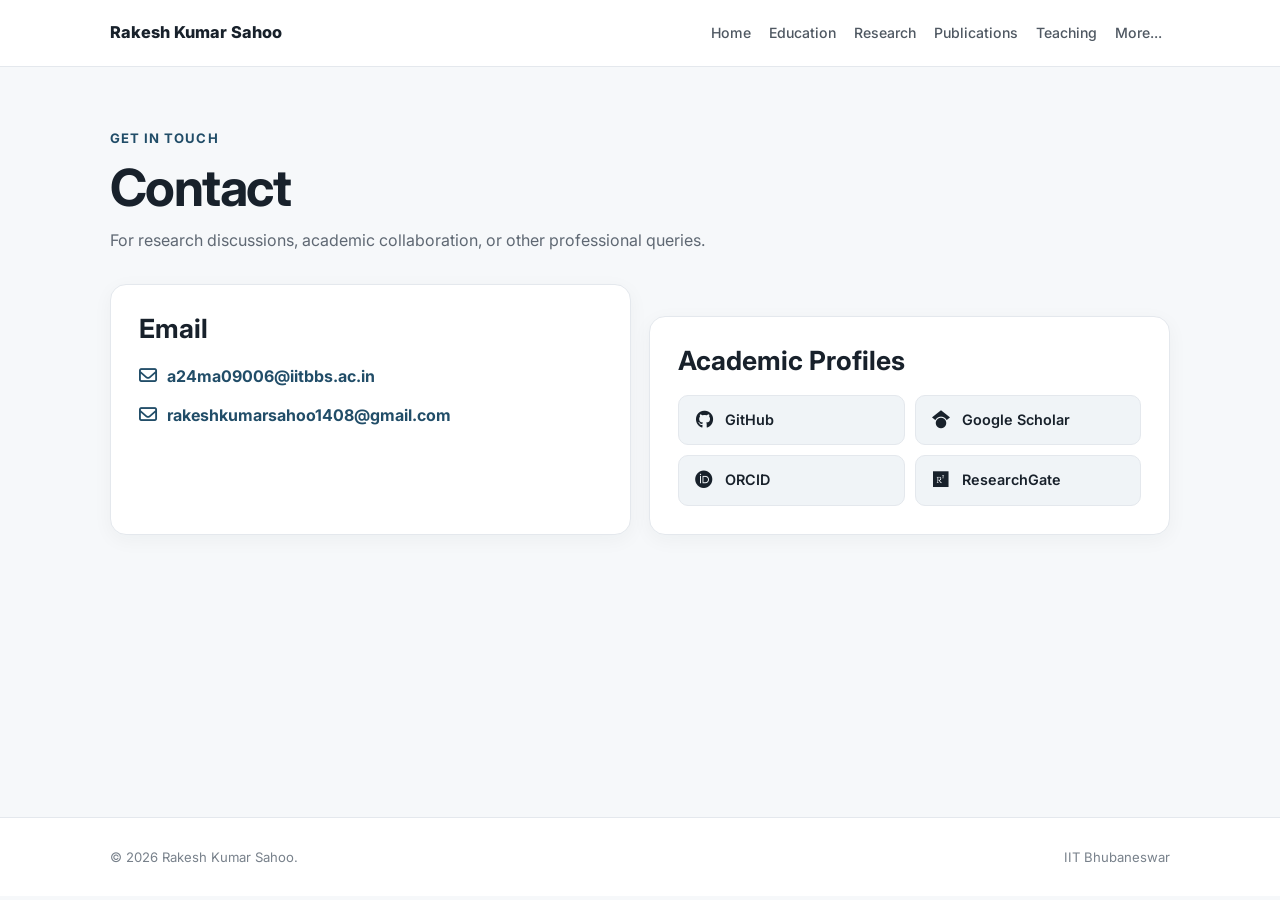
<file: contact.html>
<!DOCTYPE html>
<html lang="en">
<head>
  <meta charset="UTF-8">
  <meta name="viewport" content="width=device-width, initial-scale=1.0">

  <title>Contact | Rakesh Kumar Sahoo</title>

  <!-- Main website stylesheet -->
  <link rel="stylesheet" href="assets/css/style.css">

  <!-- Font Awesome icons -->
  <link rel="stylesheet"
        href="https://cdnjs.cloudflare.com/ajax/libs/font-awesome/6.5.2/css/all.min.css">

  <!-- Website JavaScript -->
  <script defer src="assets/js/script.js"></script>

  <style>

    /* =========================================
       EMAIL ROWS
       ========================================= */

    .email-item {
      display: flex;
      align-items: center;
      gap: 10px;
      margin-bottom: 12px;
    }

    .email-item:last-child {
      margin-bottom: 0;
    }

    .email-item i {
      width: 18px;
      font-size: 18px;
      color: var(--accent);
      flex-shrink: 0;
      text-align: center;
    }


    /* =========================================
       ACADEMIC PROFILE LINKS
       ========================================= */

    .contact-links-grid {
      display: grid;
      grid-template-columns: 1fr;
      gap: 10px;
      margin-top: 16px;
    }

    @media (min-width: 480px) {
      .contact-links-grid {
        grid-template-columns: repeat(2, 1fr);
      }
    }


    /* Academic profile buttons */

    .contact-links-grid a {
      display: flex;
      align-items: center;
      gap: 12px;
      padding: 12px 16px;

      background: var(--soft);
      border: 1px solid var(--border);
      border-radius: 10px;

      font-weight: 600;
      font-size: 0.9rem;

      color: var(--text);
      text-decoration: none;

      transition: all 0.2s ease;
    }


    /* Font Awesome profile icons */

    .contact-links-grid a i {
      width: 18px;
      font-size: 18px;
      text-align: center;
      flex-shrink: 0;

      transition: transform 0.2s ease;
    }


    /* Hover effect */

    .contact-links-grid a:hover {
      background: var(--surface);
      border-color: var(--accent);
      color: var(--accent);

      transform: translateY(-2px);

      box-shadow: 0 4px 12px rgba(25, 40, 55, 0.05);

      text-decoration: none !important;
    }


    /* Icon hover effect */

    .contact-links-grid a:hover i {
      transform: scale(1.1);
    }

  </style>

</head>
<body>
<header class="site-header">
  <div class="container nav-container">

    <a class="brand" href="index.html">Rakesh Kumar Sahoo</a>

    <button
      class="menu-toggle"
      aria-label="Open navigation"
      aria-expanded="false">
      ☰
    </button>

    <nav class="nav">

      <a href="index.html">Home</a>

      <a href="education.html">Education</a>

      <a href="research.html">Research</a>

      <a href="publications.html">Publications</a>

      <a href="teaching.html">Teaching</a>

      <div class="more-menu">
        <a href="#" class="more-link">More...</a>

        <div class="more-dropdown">

          <a href="talks.html">Talks</a>

          <a class="active" href="contact.html">Contact</a>

          <a href="gallery.html">Picture Gallery</a>

          <a href="links.html">Important Links</a>

          <a href="miscellaneous.html">Miscellaneous</a>

          <a href="fun.html">Fun Stuff</a>

        </div>
      </div>

    </nav>

  </div>
</header>

<main class="container page"> 
  <div class="page-header">
    <p class="eyebrow">Get in Touch</p>
    <h1>Contact</h1>
    <p>For research discussions, academic collaboration, or other professional queries.</p>
  </div> 

  <section class="grid two"> 
    <!-- Email Information Card -->
    <div class="content-card">
      <h2>Email</h2>
      <div class="email-item">
        <i class="fa-regular fa-envelope"></i>
        <a class="text-link" href="mailto:a24ma09006@iitbbs.ac.in">a24ma09006@iitbbs.ac.in</a>
      </div>
      <div class="email-item">
        <i class="fa-regular fa-envelope"></i>
        <a class="text-link" href="mailto:rakeshkumarsahoo1408@gmail.com">rakeshkumarsahoo1408@gmail.com</a>
      </div>
    </div> 

    <!-- Academic Profiles Card -->
    <div class="content-card">
      <h2>Academic Profiles</h2>
      <div class="contact-links-grid">
        <!-- GitHub -->
       <a href="https://github.com/rakeshkumarsahoo"
   target="_blank"
   rel="noopener noreferrer">
  <i class="fa-brands fa-github"></i>
  GitHub
</a>
        <!-- Google Scholar -->
        <a href="#" target="_blank" rel="noopener noreferrer">
          <i class="fa-brands fa-google-scholar"></i>
          Google Scholar
        </a>
        <!-- ORCID -->
        <a href="https://orcid.org/0009-0002-4122-8100" target="_blank" rel="noopener noreferrer">
          <i class="fa-brands fa-orcid"></i>
          ORCID
        </a>
        <!-- ResearchGate -->
        <a href="#" target="_blank" rel="noopener noreferrer">
          <i class="fa-brands fa-researchgate"></i>
          ResearchGate
        </a>
      </div>
    </div> 
  </section>
</main>

<footer class="footer"><div class="container footer-inner"><p>© 2026 Rakesh Kumar Sahoo.</p><p>IIT Bhubaneswar</p></div></footer>
</body>
</html>
</file>
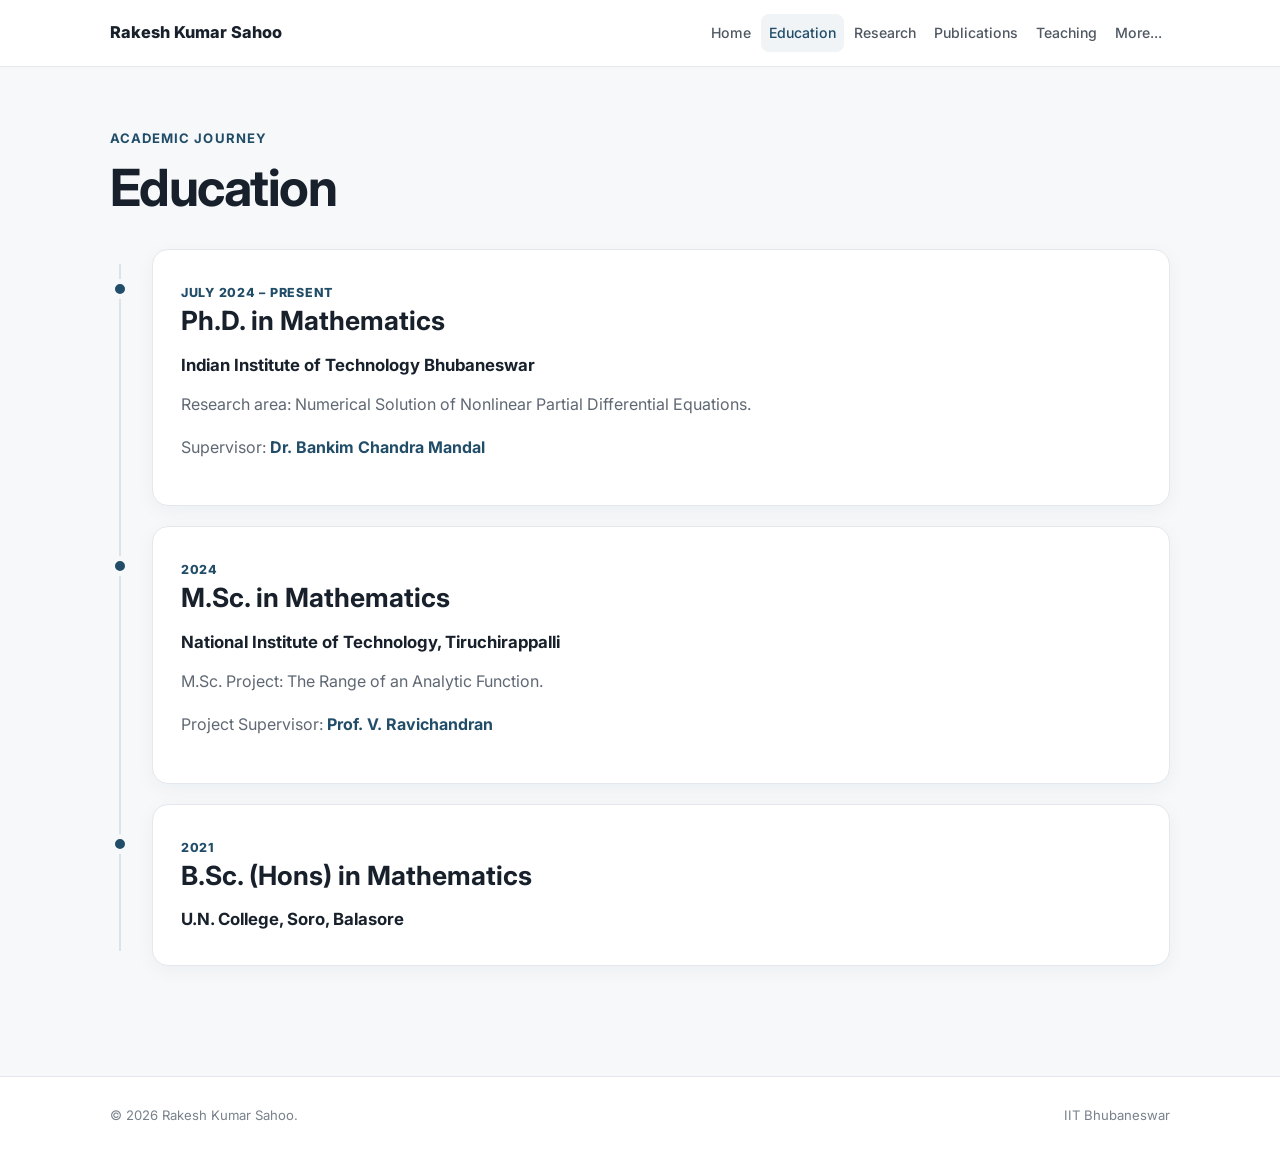
<file: education.html>
<!DOCTYPE html>
<html lang="en">
<head><meta charset="UTF-8"><meta name="viewport" content="width=device-width, initial-scale=1.0"><title>Education | Rakesh Kumar Sahoo</title><link rel="stylesheet" href="assets/css/style.css"><script defer src="assets/js/script.js"></script></head>
<body>
<header class="site-header">
  <div class="container nav-container">

    <a class="brand" href="index.html">Rakesh Kumar Sahoo</a>

    <button class="menu-toggle" aria-label="Open navigation" aria-expanded="false">☰</button>

    <nav class="nav">
      <a href="index.html">Home</a>
      <a class="active" href="education.html">Education</a>
      <a href="research.html">Research</a>
      <a href="publications.html">Publications</a>
      <a href="teaching.html">Teaching</a>
      

      <div class="more-menu">
        <a href="#" class="more-link">More...</a>

        <div class="more-dropdown">
          <a href="talks.html">Talks</a>
          <a href="contact.html">Contact</a>
          <a href="gallery.html">Picture Gallery</a>
          <a href="links.html">Important Links</a>
          <a href="miscellaneous.html">Miscellaneous</a>
          <a href="fun.html">Fun Stuff</a>
        </div>
      </div>

    </nav>

  </div>
</header>
<main class="container page">
  <div class="page-header"><p class="eyebrow">Academic Journey</p><h1>Education</h1></div>
  <div class="timeline">
    <article class="timeline-item"><div class="timeline-dot"></div><div class="content-card"><span class="date">July 2024 – Present</span><h2>Ph.D. in Mathematics</h2><h3>Indian Institute of Technology Bhubaneswar</h3><p>Research area: Numerical Solution of Nonlinear Partial Differential Equations.</p>
      <!-- Clickable Supervisor link -->
      <p>Supervisor: <a href="https://www.iitbbs.ac.in/index.php/bmandal/" target="_blank" rel="noopener noreferrer" class="text-link">Dr. Bankim Chandra Mandal</a></p>
    </div></article>
    <article class="timeline-item"><div class="timeline-dot"></div><div class="content-card"><span class="date">2024</span><h2>M.Sc. in Mathematics</h2><h3>National Institute of Technology, Tiruchirappalli</h3><p>M.Sc. Project: The Range of an Analytic Function.</p>
      <!-- Clickable Project Supervisor link -->
      <p>Project Supervisor: <a href="https://www.nitt.edu/home/academics/departments/maths/faculty/ravichandran/" target="_blank" rel="noopener noreferrer" class="text-link">Prof. V. Ravichandran</a></p>
    </div></article>
    <article class="timeline-item"><div class="timeline-dot"></div><div class="content-card"><span class="date">2021</span><h2>B.Sc. (Hons) in Mathematics</h2><h3>U.N. College, Soro, Balasore</h3></div></article>
  </div>
</main>
<footer class="footer"><div class="container footer-inner"><p>© 2026 Rakesh Kumar Sahoo.</p><p>IIT Bhubaneswar</p></div></footer>
</body>
</html>
</file>
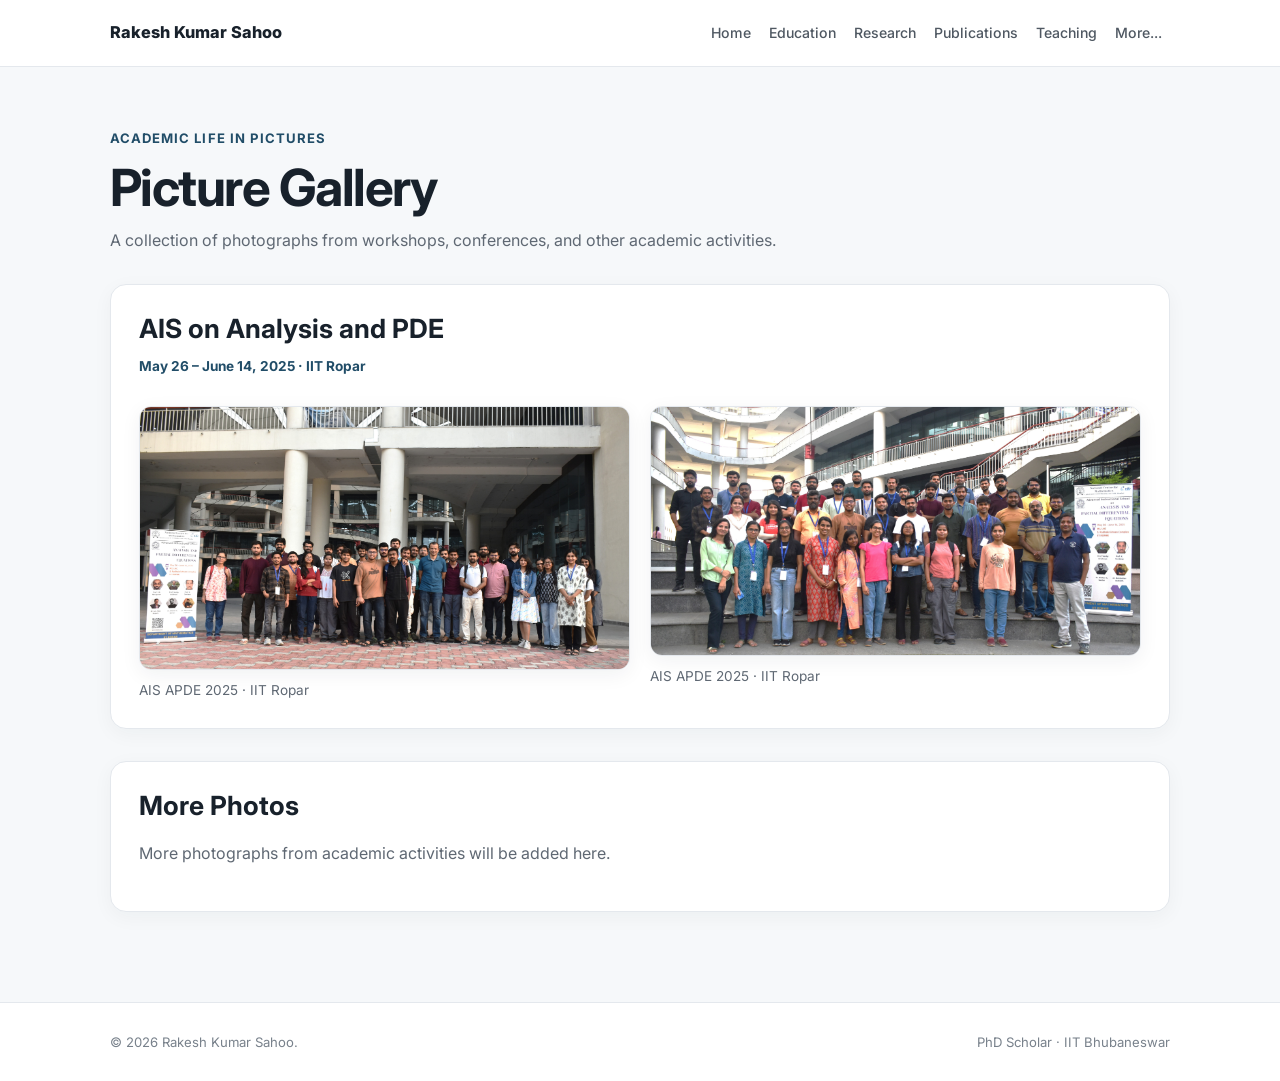
<file: gallery.html>
<!DOCTYPE html>
<html lang="en">

<head>
  <meta charset="UTF-8">
  <meta name="viewport" content="width=device-width, initial-scale=1.0">

  <meta
    name="description"
    content="Picture Gallery of Rakesh Kumar Sahoo, PhD Scholar at IIT Bhubaneswar.
             Academic workshops, instructional schools, and related activities."
  >

  <title>Picture Gallery | Rakesh Kumar Sahoo</title>

  <link rel="stylesheet" href="assets/css/style.css">
  <script defer src="assets/js/script.js"></script>
</head>

<body>

  <!-- =====================================================
       HEADER
       ===================================================== -->

  <header class="site-header">
    <div class="container nav-container">

      <a class="brand" href="index.html">Rakesh Kumar Sahoo</a>

      <button
        class="menu-toggle"
        aria-label="Open navigation"
        aria-expanded="false">
        ☰
      </button>

      <nav class="nav" aria-label="Main navigation">

        <a href="index.html">Home</a>
        <a href="education.html">Education</a>
        <a href="research.html">Research</a>
        <a href="publications.html">Publications</a>
        <a href="teaching.html">Teaching</a>

        <div class="more-menu">
          <a href="#" class="more-link">More...</a>

          <div class="more-dropdown">
            <a href="talks.html">Talks</a>
            <a href="contact.html">Contact</a>
            <a class="active" href="gallery.html">Picture Gallery</a>
            <a href="links.html">Important Links</a>
            <a href="miscellaneous.html">Miscellaneous</a>
            <a href="fun.html">Fun Stuff</a>
          </div>
        </div>

      </nav>

    </div>
  </header>


  <!-- =====================================================
       MAIN CONTENT
       ===================================================== -->

  <main class="container page">

    <div class="page-header">
      <p class="eyebrow">Academic Life in Pictures</p>

      <h1>Picture Gallery</h1>

      <p>
        A collection of photographs from workshops, conferences, and other academic activities.
      </p>
    </div>


    <!-- =================================================
         IIT ROPAR AIS
         ================================================= -->

    <section class="content-card gallery-event">

      <h2>
        AIS on Analysis and PDE
      </h2>

      <p class="gallery-meta">
        May 26 – June 14, 2025 · IIT Ropar
      </p>

      <div class="gallery-grid">

        <figure class="gallery-item">
          <img
            src="assets/images/AIS_IIT_Ropar_1.JPG"
            alt="AIS APDE 2025 · IIT Ropar"
            loading="lazy"
          >
          <figcaption>
            AIS APDE 2025 · IIT Ropar
          </figcaption>
        </figure>

        <figure class="gallery-item">
          <img
            src="assets/images/AIS_IIT_Ropar_2.jpg"
            alt="AIS APDE 2025 · IIT Ropar"
            loading="lazy"
          >
          <figcaption>
            AIS APDE 2025 · IIT Ropar
          </figcaption>
        </figure>

      </div>

    </section>


    <!-- =================================================
         FUTURE GALLERY ENTRIES
         ================================================= -->

    <section class="content-card">

      <h2>More Photos</h2>

      <p>
        More photographs from academic activities will be added here.
      </p>

    </section>

  </main>


  <!-- =====================================================
       FOOTER
       ===================================================== -->

  <footer class="footer">
    <div class="container footer-inner">

      <p>
        © 2026 Rakesh Kumar Sahoo.
      </p>

      <p>
        PhD Scholar · IIT Bhubaneswar
      </p>

    </div>
  </footer>

</body>
</html>
</file>
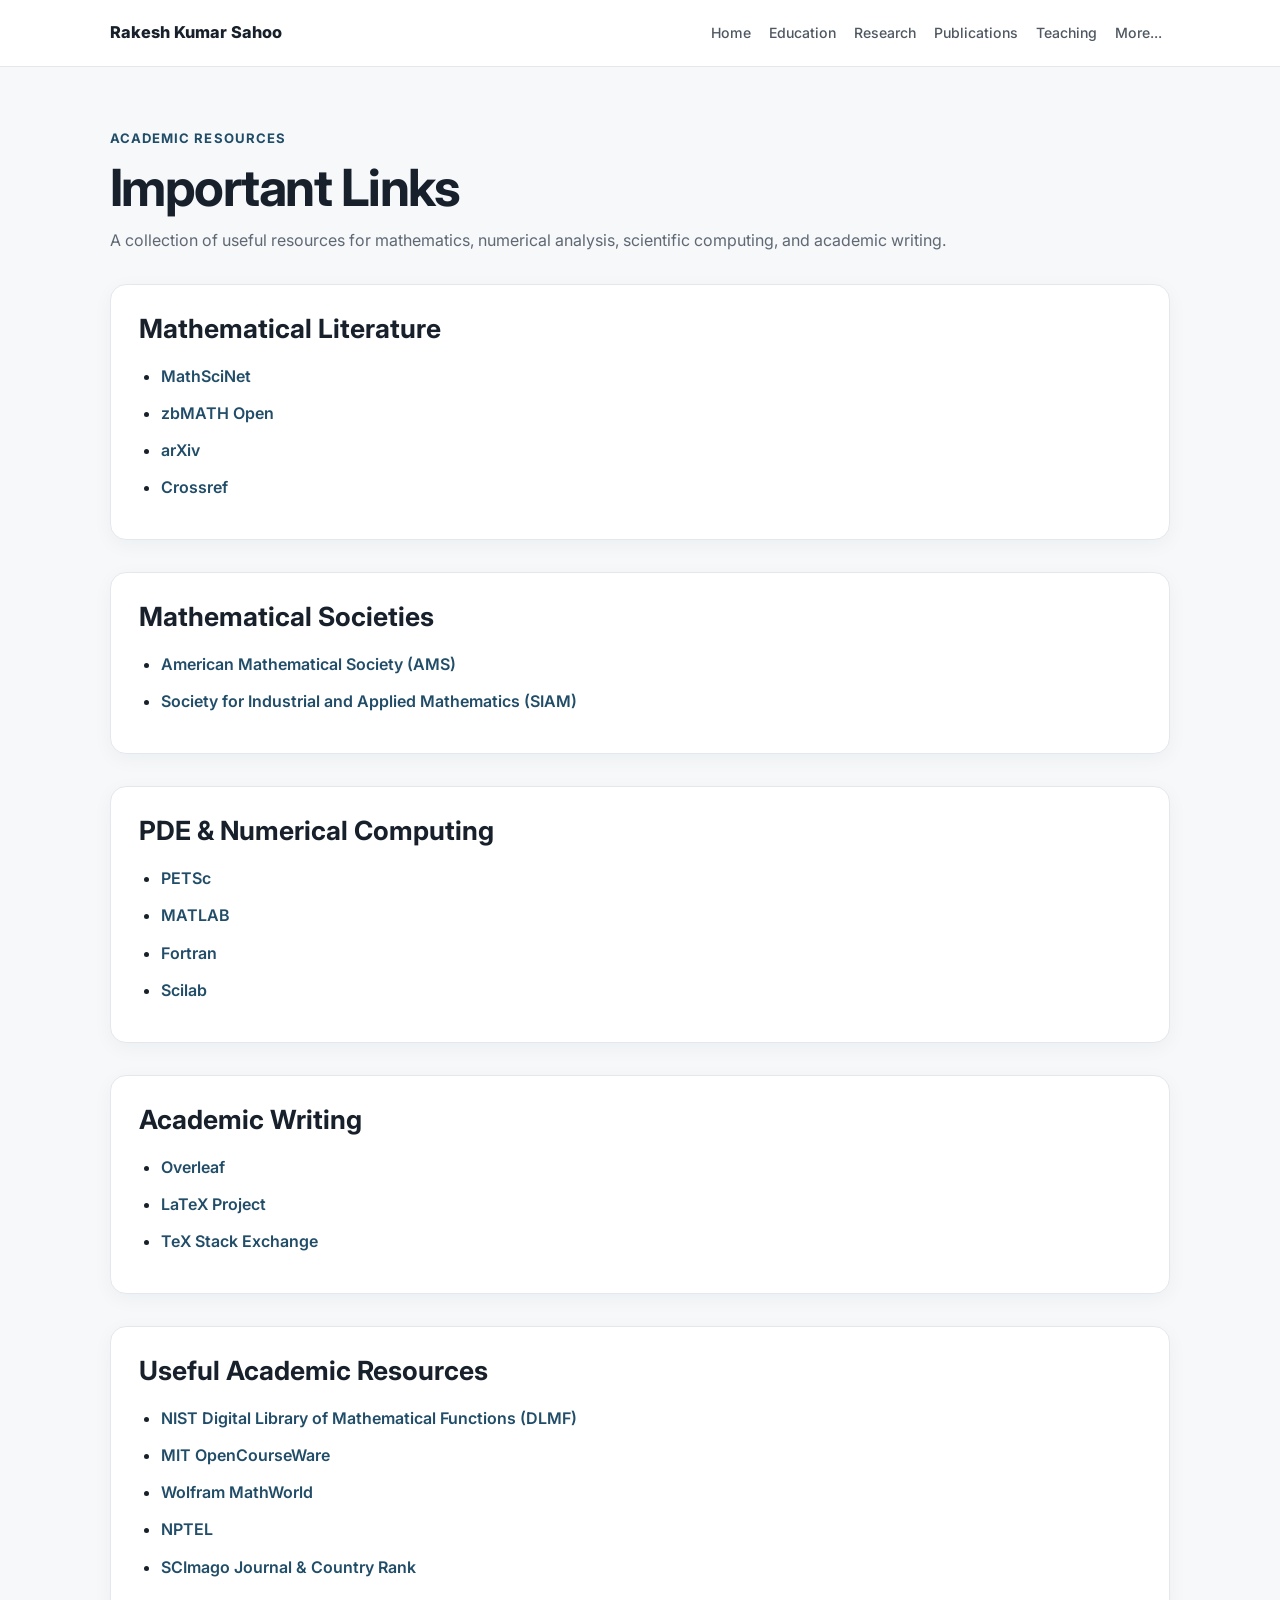
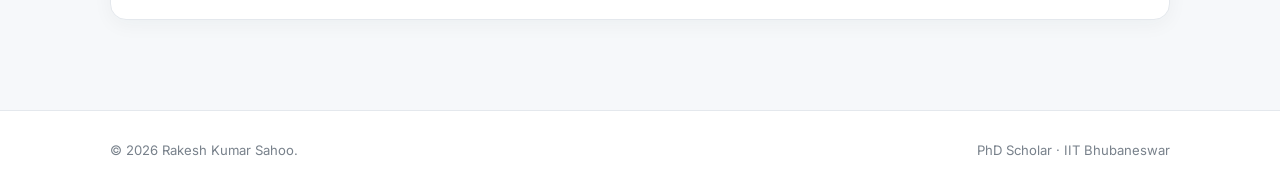
<file: links.html>
<!DOCTYPE html>
<html lang="en">

<head>
  <meta charset="UTF-8">
  <meta name="viewport" content="width=device-width, initial-scale=1.0">

  <meta
    name="description"
    content="Important mathematical, computational, and academic resources of Rakesh Kumar Sahoo."
  >

  <title>Important Links | Rakesh Kumar Sahoo</title>

  <link rel="stylesheet" href="assets/css/style.css">
  <script defer src="assets/js/script.js"></script>
</head>


<body>

  <!-- =====================================================
       HEADER
       ===================================================== -->

  <header class="site-header">

    <div class="container nav-container">

      <a class="brand" href="index.html">
        Rakesh Kumar Sahoo
      </a>


      <button
        class="menu-toggle"
        aria-label="Open navigation"
        aria-expanded="false">
        ☰
      </button>


      <nav class="nav" aria-label="Main navigation">

        <a href="index.html">Home</a>

        <a href="education.html">Education</a>

        <a href="research.html">Research</a>

        <a href="publications.html">Publications</a>

        <a href="teaching.html">Teaching</a>


        <!-- MORE MENU -->

        <div class="more-menu">

          <a href="#" class="more-link">
            More...
          </a>


          <div class="more-dropdown">

            <a href="talks.html">
              Talks
            </a>

            <a href="contact.html">
              Contact
            </a>

            <a href="gallery.html">
              Picture Gallery
            </a>

            <a class="active" href="links.html">
              Important Links
            </a>

            <a href="miscellaneous.html">
              Miscellaneous
            </a>

            <a href="fun.html">
              Fun Stuff
            </a>

          </div>

        </div>

      </nav>

    </div>

  </header>



  <!-- =====================================================
       MAIN CONTENT
       ===================================================== -->

  <main class="container page">


    <!-- PAGE HEADER -->

    <div class="page-header">

      <p class="eyebrow">
        Academic Resources
      </p>

      <h1>
        Important Links
      </h1>

      <p>
        A collection of useful resources for mathematics,
        numerical analysis, scientific computing, and academic writing.
      </p>

    </div>



    <!-- =====================================================
         MATHEMATICAL LITERATURE
         ===================================================== -->

    <section class="content-card">

      <h2>
        Mathematical Literature
      </h2>


      <ul class="link-list">

        <li>
          <a
            href="https://mathscinet.ams.org/"
            target="_blank"
            rel="noopener noreferrer">
            MathSciNet
          </a>
        </li>


        <li>
          <a
            href="https://zbmath.org/"
            target="_blank"
            rel="noopener noreferrer">
            zbMATH Open
          </a>
        </li>


        <li>
          <a
            href="https://arxiv.org/"
            target="_blank"
            rel="noopener noreferrer">
            arXiv
          </a>
        </li>


        <li>
          <a
            href="https://www.crossref.org/"
            target="_blank"
            rel="noopener noreferrer">
            Crossref
          </a>
        </li>

      </ul>

    </section>



    <!-- =====================================================
         MATHEMATICAL SOCIETIES
         ===================================================== -->

    <section class="content-card">

      <h2>
        Mathematical Societies
      </h2>


      <ul class="link-list">

        <li>
          <a
            href="https://www.ams.org/"
            target="_blank"
            rel="noopener noreferrer">
            American Mathematical Society (AMS)
          </a>
        </li>


        <li>
          <a
            href="https://www.siam.org/"
            target="_blank"
            rel="noopener noreferrer">
            Society for Industrial and Applied Mathematics (SIAM)
          </a>
        </li>

      </ul>

    </section>



    <!-- =====================================================
         PDE & NUMERICAL COMPUTING
         ===================================================== -->

    <section class="content-card">

      <h2>
        PDE &amp; Numerical Computing
      </h2>


      <ul class="link-list">

        <li>
          <a
            href="https://petsc.org/"
            target="_blank"
            rel="noopener noreferrer">
            PETSc
          </a>
        </li>


        <li>
          <a
            href="https://www.mathworks.com/products/matlab.html"
            target="_blank"
            rel="noopener noreferrer">
            MATLAB
          </a>
        </li>


        <li>
          <a
            href="https://fortran-lang.org/"
            target="_blank"
            rel="noopener noreferrer">
            Fortran
          </a>
        </li>


        <li>
          <a
            href="https://www.scilab.org/"
            target="_blank"
            rel="noopener noreferrer">
            Scilab
          </a>
        </li>

      </ul>

    </section>



    <!-- =====================================================
         ACADEMIC WRITING
         ===================================================== -->

    <section class="content-card">

      <h2>
        Academic Writing
      </h2>


      <ul class="link-list">

        <li>
          <a
            href="https://www.overleaf.com/"
            target="_blank"
            rel="noopener noreferrer">
            Overleaf
          </a>
        </li>


        <li>
          <a
            href="https://www.latex-project.org/"
            target="_blank"
            rel="noopener noreferrer">
            LaTeX Project
          </a>
        </li>


        <li>
          <a
            href="https://tex.stackexchange.com/"
            target="_blank"
            rel="noopener noreferrer">
            TeX Stack Exchange
          </a>
        </li>

      </ul>

    </section>



    <!-- =====================================================
         USEFUL ACADEMIC RESOURCES
         ===================================================== -->

    <section class="content-card">

      <h2>
        Useful Academic Resources
      </h2>


      <ul class="link-list">

        <li>
          <a
            href="https://dlmf.nist.gov/"
            target="_blank"
            rel="noopener noreferrer">
            NIST Digital Library of Mathematical Functions (DLMF)
          </a>
        </li>


        <li>
          <a
            href="https://ocw.mit.edu/"
            target="_blank"
            rel="noopener noreferrer">
            MIT OpenCourseWare
          </a>
        </li>


        <li>
          <a
            href="https://mathworld.wolfram.com/"
            target="_blank"
            rel="noopener noreferrer">
            Wolfram MathWorld
          </a>
        </li>


        <li>
          <a
            href="https://nptel.ac.in/"
            target="_blank"
            rel="noopener noreferrer">
            NPTEL
          </a>
        </li>


        <li>
          <a
            href="https://www.scimagojr.com/"
            target="_blank"
            rel="noopener noreferrer">
            SCImago Journal &amp; Country Rank
          </a>
        </li>

      </ul>

    </section>


  </main>



  <!-- =====================================================
       FOOTER
       ===================================================== -->

  <footer class="footer">

    <div class="container footer-inner">

      <p>
        © 2026 Rakesh Kumar Sahoo.
      </p>

      <p>
        PhD Scholar · IIT Bhubaneswar
      </p>

    </div>

  </footer>


</body>

</html>
</file>
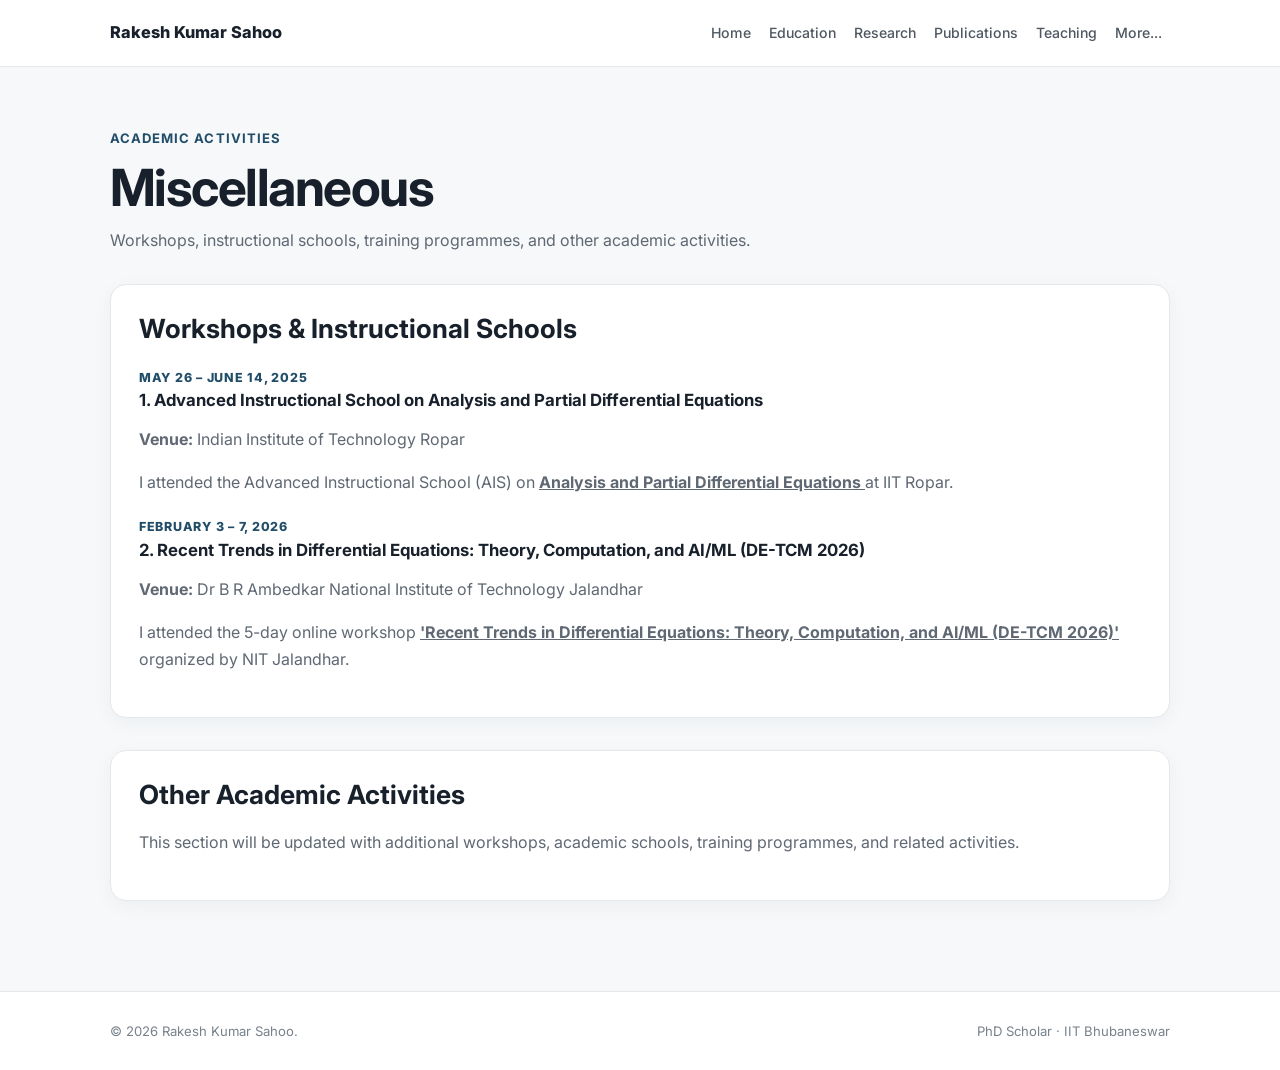
<file: miscellaneous.html>
<!DOCTYPE html>
<html lang="en">

<head>
  <meta charset="UTF-8">
  <meta name="viewport" content="width=device-width, initial-scale=1.0">

  <meta name="description" content="Miscellaneous academic activities of Rakesh Kumar Sahoo.">
  <title>Miscellaneous | Rakesh Kumar Sahoo</title>

  <link rel="stylesheet" href="assets/css/style.css">
  <script defer src="assets/js/script.js"></script>
</head>

<body>

  <header class="site-header">
    <div class="container nav-container">

      <a class="brand" href="index.html">Rakesh Kumar Sahoo</a>

      <button
        class="menu-toggle"
        aria-label="Open navigation"
        aria-expanded="false">
        ☰
      </button>

      <nav class="nav" aria-label="Main navigation">

        <a href="index.html">Home</a>
        <a href="education.html">Education</a>
        <a href="research.html">Research</a>
        <a href="publications.html">Publications</a>
        <a href="teaching.html">Teaching</a>

        <div class="more-menu">
          <a href="#" class="more-link">More...</a>

          <div class="more-dropdown">
            <a href="talks.html">Talks</a>
            <a href="contact.html">Contact</a>
            <a href="gallery.html">Picture Gallery</a>
            <a href="links.html">Important Links</a>
            <a class="active" href="miscellaneous.html">Miscellaneous</a>
            <a href="fun.html">Fun Stuff</a>
          </div>
        </div>

      </nav>

    </div>
  </header>


  <main class="container page">

    <div class="page-header">
      <p class="eyebrow">Academic Activities</p>

      <h1>Miscellaneous</h1>

      <p>
        Workshops, instructional schools, training programmes,
        and other academic activities.
      </p>
    </div>


    <section class="content-card">

      <h2>Workshops &amp; Instructional Schools</h2>

      <article>

        <span class="date">
          May 26 – June 14, 2025
        </span>

        <h3>
         1. Advanced Instructional School on Analysis and
          Partial Differential Equations
        </h3>

        <p>
          <strong>Venue:</strong> Indian Institute of Technology Ropar
        </p>

        <p>
          I attended the Advanced Instructional School (AIS) on
          <a href="https://www.atmschools.org/node/1532" target="_blank" rel="noopener noreferrer">
    <strong>Analysis and Partial Differential Equations</strong>
  </a> 
          at IIT Ropar.
        </p>

      </article>

      <!-- DE-TCM 2026 -->

<article>

  <span class="date">
    February 3 – 7, 2026
  </span>

  <h3>
   2. Recent Trends in Differential Equations:
    Theory, Computation, and AI/ML (DE-TCM 2026)
  </h3>

  <p>
    <strong>Venue:</strong>
    Dr B R Ambedkar National Institute of Technology Jalandhar
  </p>

  <p>
  I attended the 5-day online workshop
  <a href="https://nitj.ac.in/files/1777364824781-report_workshop.pdf" target="_blank" rel="noopener noreferrer">
    <strong>'Recent Trends in Differential Equations: Theory, Computation, and AI/ML (DE-TCM 2026)'</strong>
  </a> 
  organized by NIT Jalandhar.
</p>


</article>

    </section>


    <section class="content-card">

      <h2>Other Academic Activities</h2>

      <p>
        This section will be updated with additional workshops,
        academic schools, training programmes, and related
        activities.
      </p>

    </section>

  </main>


  <footer class="footer">

    <div class="container footer-inner">

      <p>
        © 2026 Rakesh Kumar Sahoo.
      </p>

      <p>
        PhD Scholar · IIT Bhubaneswar
      </p>

    </div>

  </footer>

</body>
</html>
</file>
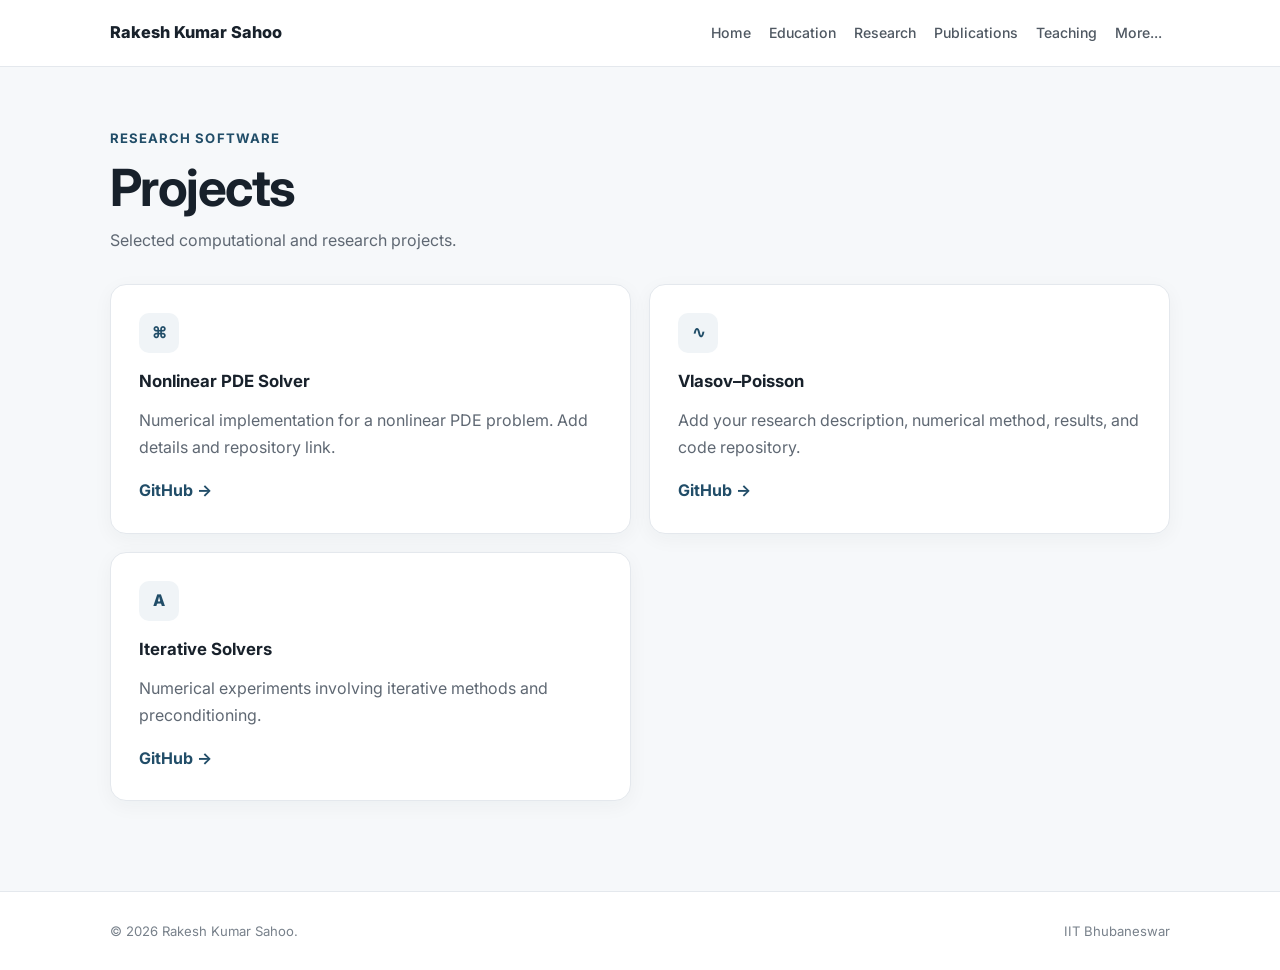
<file: projects.html>
<!DOCTYPE html>
<html lang="en">
<head><meta charset="UTF-8"><meta name="viewport" content="width=device-width, initial-scale=1.0"><title>Projects | Rakesh Kumar Sahoo</title><link rel="stylesheet" href="assets/css/style.css"><script defer src="assets/js/script.js"></script></head>
<body>
<header class="site-header">
  <div class="container nav-container">

    <a class="brand" href="index.html">Rakesh Kumar Sahoo</a>

    <button class="menu-toggle" aria-label="Open navigation" aria-expanded="false">☰</button>

    <nav class="nav">
      <a href="index.html">Home</a>
      <a href="education.html">Education</a>
      <a href="research.html">Research</a>
      <a href="publications.html">Publications</a>
      <a href="teaching.html">Teaching</a>
      

      <div class="more-menu">
  <a href="#" class="more-link">More...</a>

  <div class="more-dropdown">
    <a href="talks.html">Talks</a>
     <a href="contact.html">Contact</a>
    <a href="gallery.html">Picture Gallery</a>
    <a href="links.html">Important Links</a>
    <a href="miscellaneous.html">Miscellaneous</a>
    <a href="fun.html">Fun Stuff</a>
  </div>
</div>

     
    </nav>

  </div>
</header>
<main class="container page">
  <div class="page-header"><p class="eyebrow">Research Software</p><h1>Projects</h1><p>Selected computational and research projects.</p></div>
  <section class="grid two">
    <article class="feature-card"><span class="icon">⌘</span><h3>Nonlinear PDE Solver</h3><p>Numerical implementation for a nonlinear PDE problem. Add details and repository link.</p><a class="text-link" href="https://github.com/rakeshkumarsahoo">GitHub →</a></article>
    <article class="feature-card"><span class="icon">∿</span><h3>Vlasov–Poisson</h3><p>Add your research description, numerical method, results, and code repository.</p><a class="text-link" href="https://github.com/rakeshkumarsahoo">GitHub →</a></article>
    <article class="feature-card"><span class="icon">A</span><h3>Iterative Solvers</h3><p>Numerical experiments involving iterative methods and preconditioning.</p><a class="text-link" href="https://github.com/rakeshkumarsahoo">GitHub →</a></article>
  </section>
</main>
<footer class="footer"><div class="container footer-inner"><p>© 2026 Rakesh Kumar Sahoo.</p><p>IIT Bhubaneswar</p></div></footer>
</body>
</html>
</file>
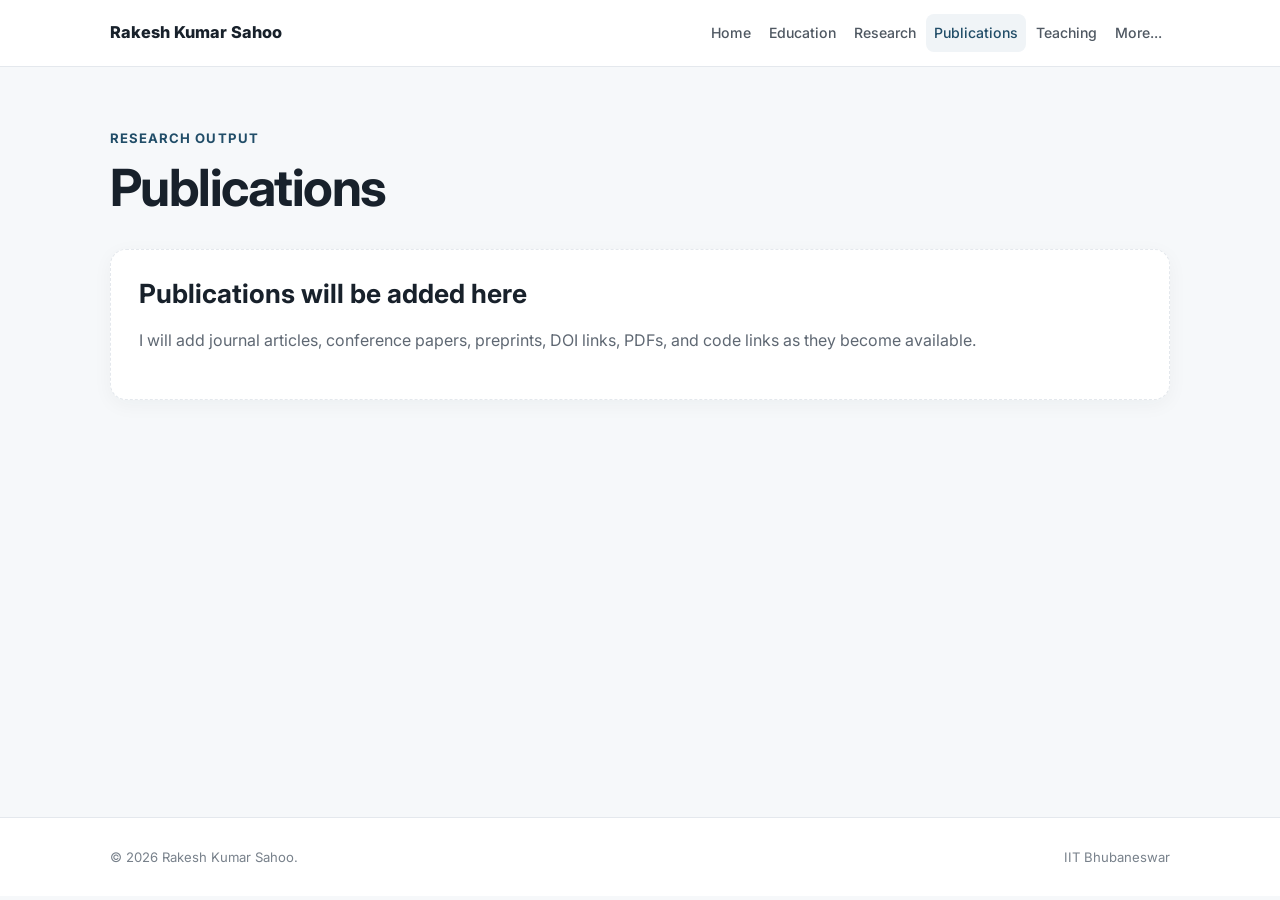
<file: publications.html>
<!DOCTYPE html>
<html lang="en">
<head><meta charset="UTF-8"><meta name="viewport" content="width=device-width, initial-scale=1.0"><title>Publications | Rakesh Kumar Sahoo</title><link rel="stylesheet" href="assets/css/style.css"><script defer src="assets/js/script.js"></script></head>
<body>
<header class="site-header">
  <div class="container nav-container">

    <a class="brand" href="index.html">Rakesh Kumar Sahoo</a>

    <button class="menu-toggle" aria-label="Open navigation" aria-expanded="false">☰</button>

    <nav class="nav">
      <a href="index.html">Home</a>
      <a href="education.html">Education</a>
      <a href="research.html">Research</a>
      <a class="active" href="publications.html">Publications</a>
      <a href="teaching.html">Teaching</a>
      

      <div class="more-menu">
        <a href="#" class="more-link">More...</a>

        <div class="more-dropdown">
          <a href="talks.html">Talks</a>
          <a href="contact.html">Contact</a>
          <a href="gallery.html">Picture Gallery</a>
          <a href="links.html">Important Links</a>
          <a href="miscellaneous.html">Miscellaneous</a>
          <a href="fun.html">Fun Stuff</a>
        </div>
      </div>

      
    </nav>

  </div>
</header>
<main class="container page">
  <div class="page-header"><p class="eyebrow">Research Output</p><h1>Publications</h1></div>
  <section class="content-card placeholder">
    <h2>Publications will be added here</h2>
    <p>I will add journal articles, conference papers, preprints, DOI links, PDFs, and code links as they become available.</p>
  </section>
  
</main>
<footer class="footer"><div class="container footer-inner"><p>© 2026 Rakesh Kumar Sahoo.</p><p>IIT Bhubaneswar</p></div></footer>
</body>
</html>
</file>
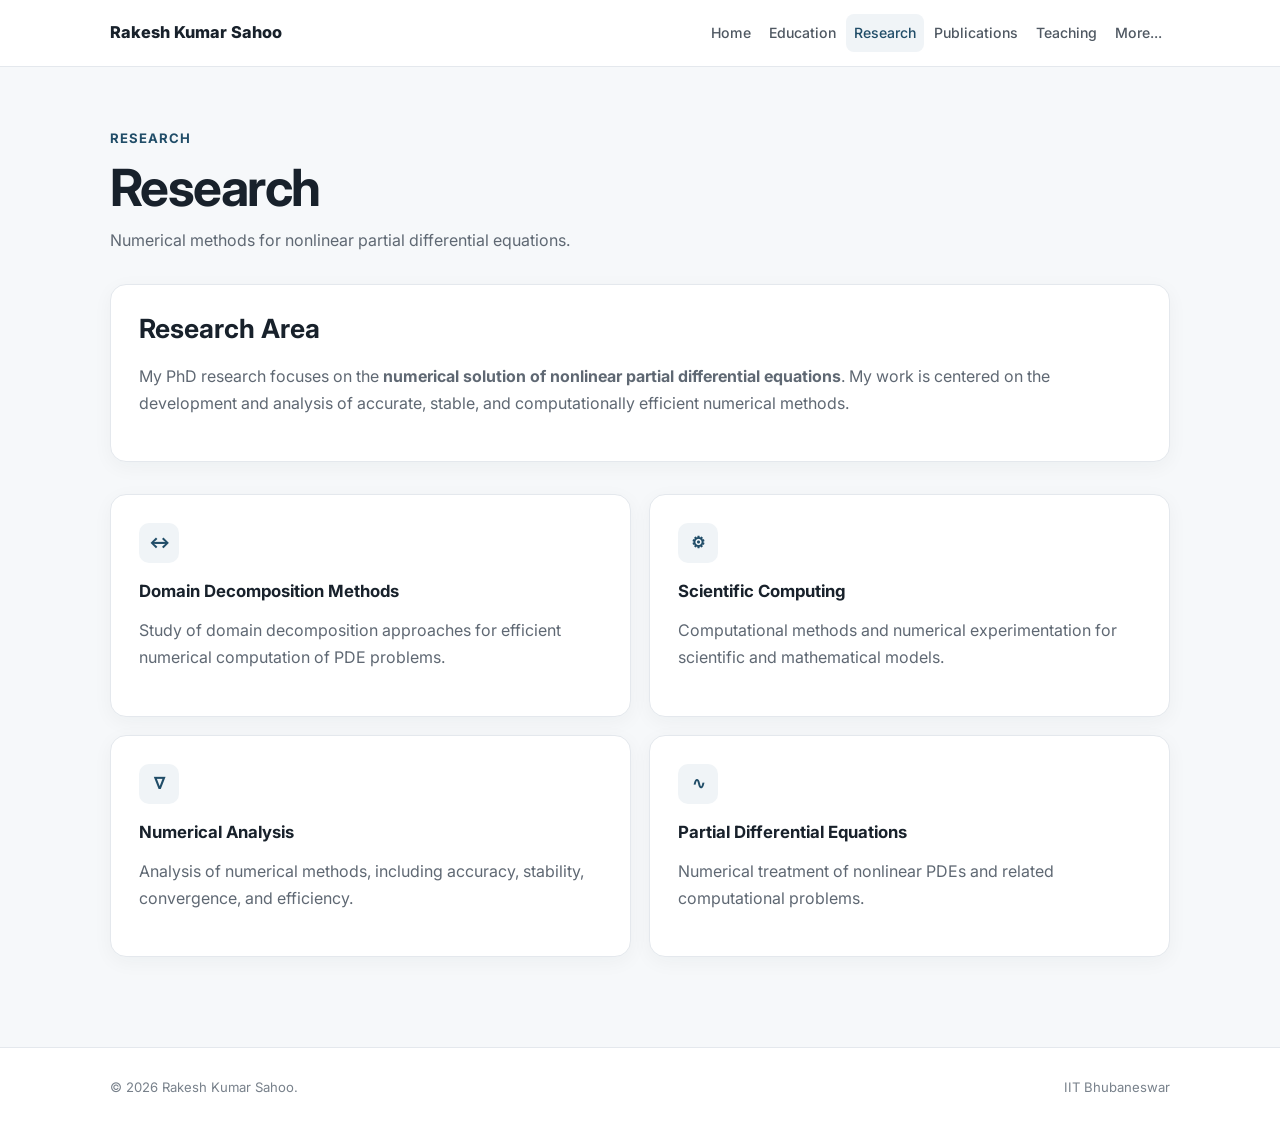
<file: research.html>
<!DOCTYPE html>
<html lang="en">
<head>
  <meta charset="UTF-8">
  <meta name="viewport" content="width=device-width, initial-scale=1.0">
  <title>Research | Rakesh Kumar Sahoo</title>
  <link rel="stylesheet" href="assets/css/style.css">
  <script defer src="assets/js/script.js"></script>
  <!-- Force the gap between the Research Area card and the grid layout below -->
  <style>
    .grid.two {
      margin-top: 32px !important;
    }
  </style>
</head>
<body>
<header class="site-header">
  <div class="container nav-container">

    <a class="brand" href="index.html">Rakesh Kumar Sahoo</a>

    <button class="menu-toggle" aria-label="Open navigation" aria-expanded="false">☰</button>

    <nav class="nav">
      <a href="index.html">Home</a>
      <a href="education.html">Education</a>
      <a class="active" href="research.html">Research</a>
      <a href="publications.html">Publications</a>
      <a href="teaching.html">Teaching</a>
      

      <div class="more-menu">
        <a href="#" class="more-link">More...</a>

        <div class="more-dropdown">
          <a href="talks.html">Talks</a>
          <a href="contact.html">Contact</a>
          <a href="gallery.html">Picture Gallery</a>
          <a href="links.html">Important Links</a>
          <a href="miscellaneous.html">Miscellaneous</a>
          <a href="fun.html">Fun Stuff</a>
        </div>
      </div>

     
    </nav>

  </div>
</header>
<main class="container page">
  <div class="page-header"><p class="eyebrow">Research</p><h1>Research</h1><p>Numerical methods for nonlinear partial differential equations.</p></div>
  <section class="content-card">
    <h2>Research Area</h2>
    <p>My PhD research focuses on the <strong>numerical solution of nonlinear partial differential equations</strong>. My work is centered on the development and analysis of accurate, stable, and computationally efficient numerical methods.</p>
  </section>

  <section class="grid two">
    <article class="feature-card"><span class="icon">↔</span><h3>Domain Decomposition Methods</h3><p>Study of domain decomposition approaches for efficient numerical computation of PDE problems.</p></article>
    <article class="feature-card"><span class="icon">⚙</span><h3>Scientific Computing</h3><p>Computational methods and numerical experimentation for scientific and mathematical models.</p></article>
    <article class="feature-card"><span class="icon">∇</span><h3>Numerical Analysis</h3><p>Analysis of numerical methods, including accuracy, stability, convergence, and efficiency.</p></article>
    <article class="feature-card"><span class="icon">∿</span><h3>Partial Differential Equations</h3><p>Numerical treatment of nonlinear PDEs and related computational problems.</p></article>
  </section>
</main>
<footer class="footer"><div class="container footer-inner"><p>© 2026 Rakesh Kumar Sahoo.</p><p>IIT Bhubaneswar</p></div></footer>
</body>
</html>
</file>
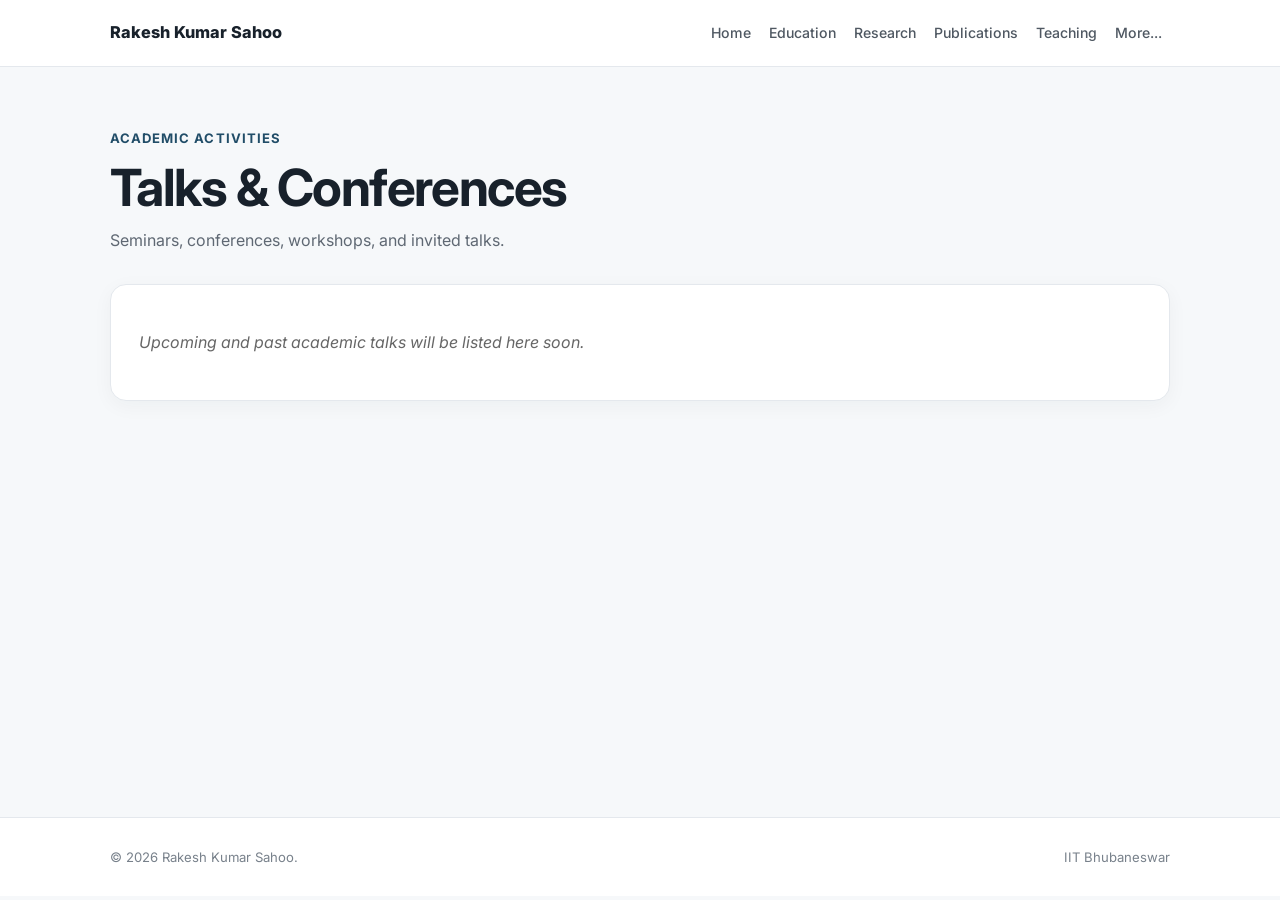
<file: talks.html>
<!DOCTYPE html>
<html lang="en">
<head><meta charset="UTF-8"><meta name="viewport" content="width=device-width, initial-scale=1.0"><title>Talks | Rakesh Kumar Sahoo</title><link rel="stylesheet" href="assets/css/style.css"><script defer src="assets/js/script.js"></script></head>
<body>
<header class="site-header">
  <div class="container nav-container">

    <a class="brand" href="index.html">Rakesh Kumar Sahoo</a>

    <button
      class="menu-toggle"
      aria-label="Open navigation"
      aria-expanded="false">
      ☰
    </button>

    <nav class="nav">

      <a href="index.html">Home</a>

      <a href="education.html">Education</a>

      <a href="research.html">Research</a>

      <a href="publications.html">Publications</a>

      <a href="teaching.html">Teaching</a>

      <div class="more-menu">
        <a href="#" class="more-link">More...</a>

        <div class="more-dropdown">

          <a class="active" href="talks.html">Talks</a>

          <a href="contact.html">Contact</a>

          <a href="gallery.html">Picture Gallery</a>

          <a href="links.html">Important Links</a>

          <a href="miscellaneous.html">Miscellaneous</a>

          <a href="fun.html">Fun Stuff</a>

        </div>
      </div>

    </nav>

  </div>
</header>
<main class="container page">
  <div class="page-header">
    <p class="eyebrow">Academic Activities</p>
    <h1>Talks & Conferences</h1>
    <p>Seminars, conferences, workshops, and invited talks.</p>
  </div>
  
  <section class="content-card">
    <p style="color: #666; font-style: italic;">
  Upcoming and past academic talks will be listed here soon.
</p>
</section>
</main>

<footer class="footer"><div class="container footer-inner"><p>© 2026 Rakesh Kumar Sahoo.</p><p>IIT Bhubaneswar</p></div></footer>
</body>
</html>
</file>
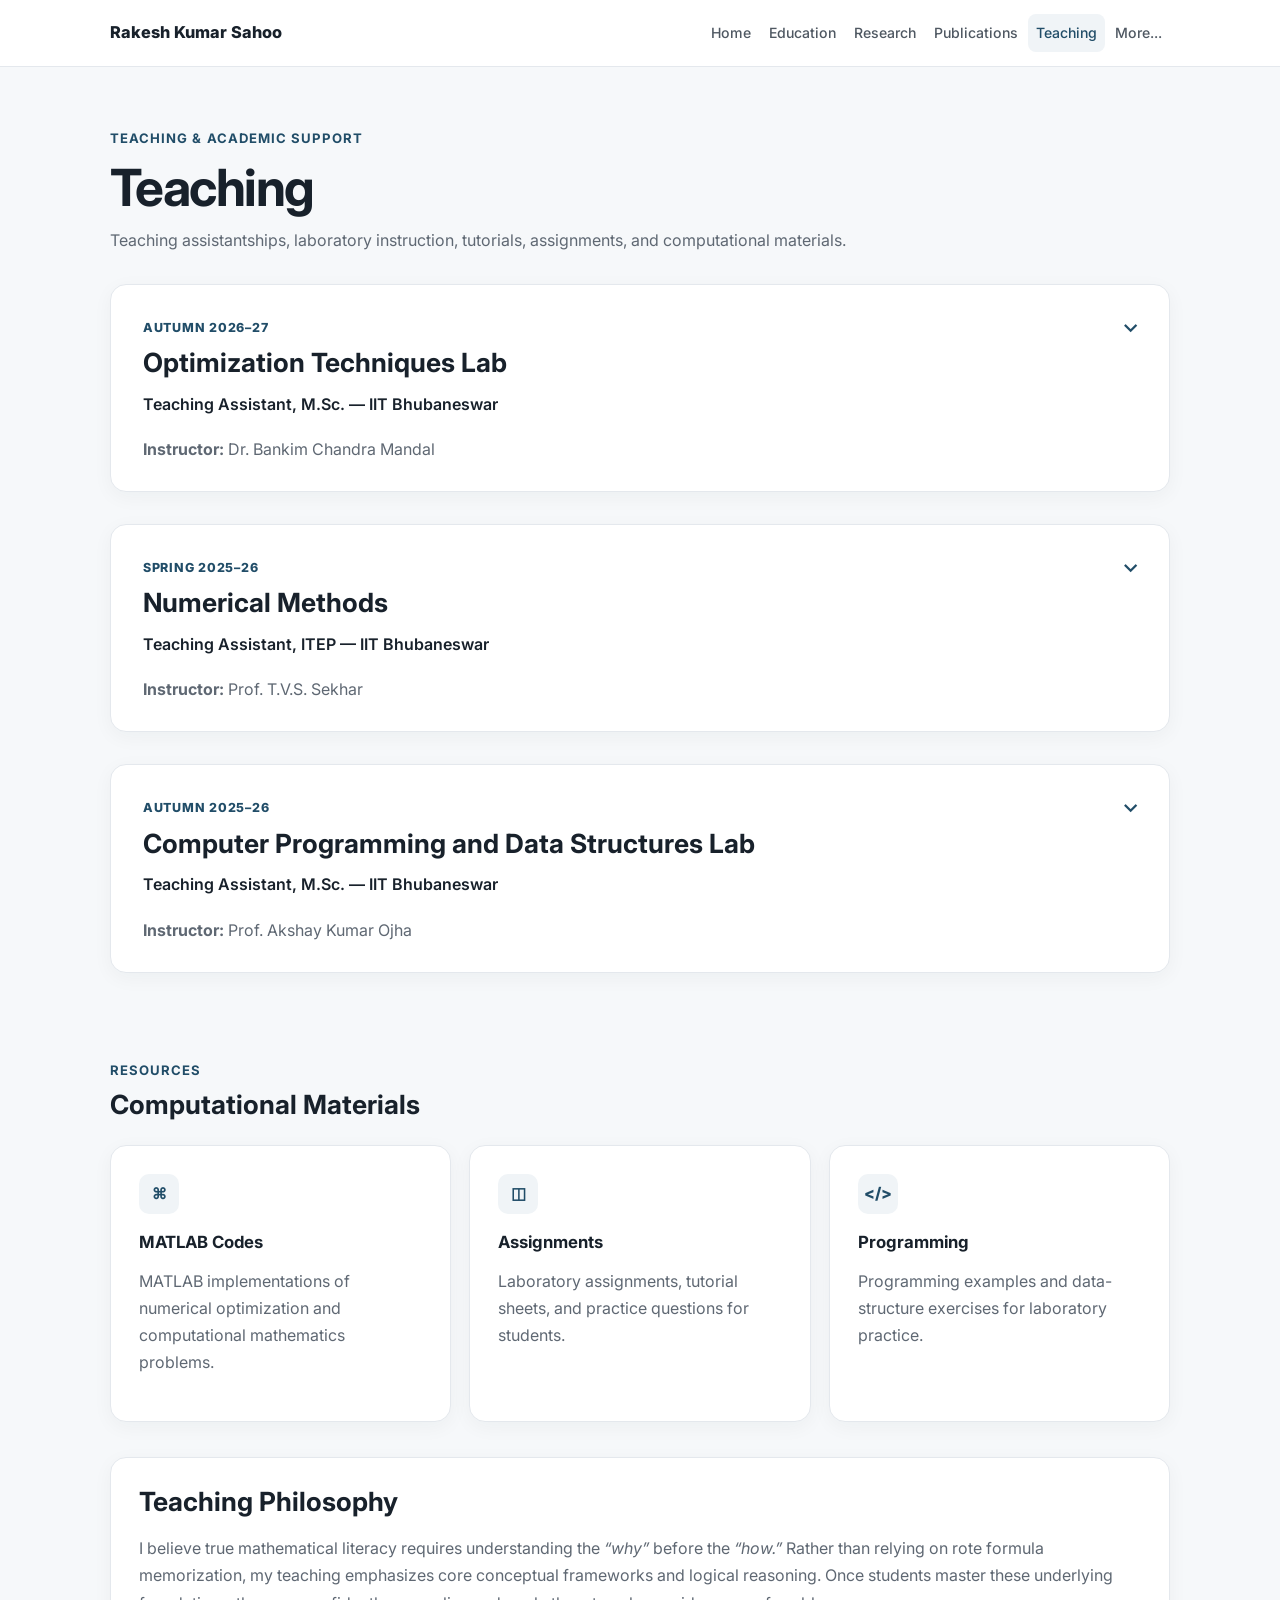
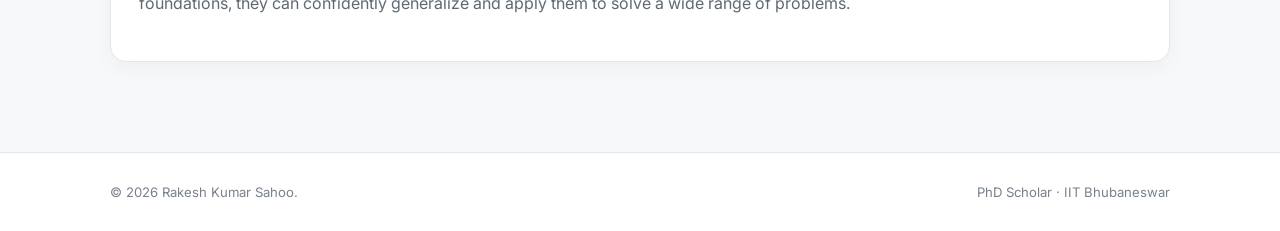
<file: teaching.html>
<!DOCTYPE html>
<html lang="en">

<head>
  <meta charset="UTF-8">
  <meta name="viewport" content="width=device-width, initial-scale=1.0">

  <meta name="description"
        content="Teaching assistantships, courses, tutorials, assignments and computational materials of Rakesh Kumar Sahoo.">

  <title>Teaching | Rakesh Kumar Sahoo</title>

  <link rel="stylesheet" href="assets/css/style.css">
  <script defer src="assets/js/script.js"></script>

  <style>
    /* =====================================================
       TEACHING COURSE ACCORDION
       ===================================================== */

    .teaching-course {
      margin-bottom: 20px;
      padding: 0;
      overflow: hidden;
    }

    .teaching-course summary {
      position: relative;
      cursor: pointer;
      list-style: none;
      padding: 28px 32px;
    }

    .teaching-course summary::-webkit-details-marker {
      display: none;
    }

    /* Arrow */
    .teaching-course summary::after {
      content: "⌄";
      position: absolute;
      right: 30px;
      top: 28px;
      font-size: 22px;
      font-weight: 600;
      transition: transform 0.2s ease;
    }

    .teaching-course[open] summary::after {
      transform: rotate(180deg);
    }

    .teaching-course summary:hover {
      background: var(--soft);
    }

    .course-header h2 {
      margin: 7px 35px 12px 0;
    }

    .course-role {
      font-weight: 600;
      margin: 0 0 18px;
    }

    .course-instructor {
      margin: 0;
    }

    /* Expanded course content */

    .course-details {
      border-top: 1px solid var(--border);
      padding: 26px 32px 32px;
    }

    .course-details h3 {
      margin-top: 0;
      margin-bottom: 12px;
    }

    .course-details h3:not(:first-child) {
      margin-top: 28px;
    }

    .course-details p {
      line-height: 1.7;
    }

    /* Teaching materials buttons */

    .material-links {
      display: flex;
      flex-wrap: wrap;
      gap: 10px;
    }

    .material-button {
      display: inline-block;
      padding: 10px 18px;
      border: 1px solid var(--accent);
      border-radius: 9px;
      text-decoration: none;
      font-weight: 600;
      color: var(--text);
      background: transparent;
      transition: all 0.2s ease;
    }

    .material-button:hover {
      background: var(--accent);
      color: white;
      transform: translateY(-2px);
      text-decoration: none;
    }

    /* Course list spacing */

    .teaching-list {
      margin-top: 10px;
    }

    /* Mobile */

    @media (max-width: 600px) {

      .teaching-course summary {
        padding: 22px 20px;
      }

      .teaching-course summary::after {
        right: 20px;
        top: 22px;
      }

      .course-details {
        padding: 22px 20px 26px;
      }

      .course-header h2 {
        margin-right: 30px;
      }
    }
  </style>

</head>


<body>

<!-- =====================================================
     HEADER
     ===================================================== -->

<header class="site-header">

  <div class="container nav-container">

    <a class="brand" href="index.html">
      Rakesh Kumar Sahoo
    </a>

    <button class="menu-toggle"
            aria-label="Open navigation"
            aria-expanded="false">
      ☰
    </button>

    <nav class="nav" aria-label="Main navigation">

      <a href="index.html">Home</a>
      <a href="education.html">Education</a>
      <a href="research.html">Research</a>
      <a href="publications.html">Publications</a>
      <a class="active" href="teaching.html">Teaching</a>
      
      <div class="more-menu">
        <a href="#" class="more-link">More...</a>

  <div class="more-dropdown">
    <a href="talks.html">Talks</a>
    <a href="contact.html">Contact</a>
    <a href="gallery.html">Picture Gallery</a>
    <a href="links.html">Important Links</a>
    <a href="miscellaneous.html">Miscellaneous</a>
    <a href="fun.html">Fun Stuff</a>
  </div>
</div>
      

    </nav>

  </div>

</header>


<!-- =====================================================
     MAIN CONTENT
     ===================================================== -->

<main class="container page">


  <!-- PAGE HEADER -->

  <div class="page-header">

    <p class="eyebrow">
      Teaching & Academic Support
    </p>

    <h1>
      Teaching
    </h1>

    <p>
      Teaching assistantships, laboratory instruction, tutorials,
      assignments, and computational materials.
    </p>

  </div>


  <!-- =====================================================
       TEACHING ASSISTANTSHIPS
       ===================================================== -->

  <div class="teaching-list">


    <!-- =================================================
         OPTIMIZATION TECHNIQUES LAB
         ================================================= -->

    <details class="content-card teaching-course">

      <summary>

        <div class="course-header">

          <span class="date">
            AUTUMN 2026–27
          </span>

          <h2>
            Optimization Techniques Lab
          </h2>

          <p class="course-role">
            Teaching Assistant, M.Sc. — IIT Bhubaneswar
          </p>

          <p class="course-instructor">
            <strong>Instructor:</strong>
            Dr. Bankim Chandra Mandal
          </p>

        </div>

      </summary>


      <div class="course-details">

        <h3>
          Course Description
        </h3>

        <p>
          Covers <strong>linear and nonlinear optimization</strong>,
          including linear programming, simplex and revised simplex
          methods, duality, sensitivity analysis, transportation and
          assignment problems, Lagrange multipliers, KKT conditions,
          convex optimization, and numerical optimization methods such
          as line search, gradient, Newton, conjugate direction,
          quasi-Newton, projected gradient, and penalty methods.
          <strong>Computational assignments are implemented in
          MATLAB.</strong>
        </p>


        <h3>
          Teaching Materials
        </h3>

        <div class="material-links">

          <!-- Replace # with actual file paths later -->

          <a href="#"
             class="material-button">
            Tutorial 4
          </a>

          <a href="#"
             class="material-button">
            Practice Questions
          </a>

        </div>


        <h3>
          MATLAB Codes
        </h3>

        <div class="material-links">

          <a href="assets/materials/optimization/linprog.m"
             class="material-button"
             target="_blank">
            linprog
          </a>

          <a href="#"
             class="material-button">
            fmincon
          </a>

          <a href="#"
             class="material-button">
            quadprog
          </a>

        </div>

      </div>

    </details>



    <!-- =================================================
         NUMERICAL METHODS
         ================================================= -->

    <details class="content-card teaching-course">

      <summary>

        <div class="course-header">

          <span class="date">
            SPRING 2025–26
          </span>

          <h2>
            Numerical Methods
          </h2>

          <p class="course-role">
            Teaching Assistant, ITEP — IIT Bhubaneswar
          </p>

          <p class="course-instructor">
            <strong>Instructor:</strong>
            Prof. T.V.S. Sekhar
          </p>

        </div>

      </summary>


      <div class="course-details">

        <h3>
          Course Description
        </h3>

        <p>
          Covers sources of numerical errors, round-off errors,
          truncation errors, floating-point arithmetic, convergence,
          Gaussian elimination, Gauss–Jordan elimination, Gauss–Seidel
          method, diagonal dominance, banded matrices, and storage
          schemes for banded matrices. Other topics include the
          Newton–Raphson method, local and global minima, rates of
          convergence, convergence criteria, conjugate gradient method,
          Taylor series, Euler method, Runge–Kutta methods, and finite
          difference methods.
        </p>


        <h3>
          Teaching Materials
        </h3>

        <div class="material-links">

          <!-- Add your files here later -->

          <a href="#"
             class="material-button">
            Tutorials
          </a>

          <a href="#"
             class="material-button">
            Practice Questions
          </a>

          <a href="#"
             class="material-button">
            Assignments
          </a>

        </div>


        <h3>
          Computational Materials
        </h3>

        <div class="material-links">

          <!-- Add MATLAB / numerical-method codes here later -->

          <a href="#"
             class="material-button">
            MATLAB Codes
          </a>

        </div>

      </div>

    </details>



    <!-- =================================================
         COMPUTER PROGRAMMING AND DATA STRUCTURES
         ================================================= -->

    <details class="content-card teaching-course">

      <summary>

        <div class="course-header">

          <span class="date">
            AUTUMN 2025–26
          </span>

          <h2>
            Computer Programming and Data Structures Lab
          </h2>

          <p class="course-role">
            Teaching Assistant, M.Sc. — IIT Bhubaneswar
          </p>

          <p class="course-instructor">
            <strong>Instructor:</strong>
            Prof. Akshay Kumar Ojha
          </p>

        </div>

      </summary>


      <div class="course-details">

        <h3>
          Course Description
        </h3>

        <p>
          Introduces programming using <strong>C</strong>, covering
          data types, variables, operators, expressions, control
          structures, functions, arrays, pointers, recursion,
          structures, memory management, files, input/output, testing,
          and debugging. Data structures include arrays, stacks,
          queues, linked lists, trees, and binary trees, along with
          searching and sorting algorithms such as linear search,
          binary search, insertion sort, bubble sort, and selection
          sort.
        </p>


        <h3>
          Teaching Materials
        </h3>

        <div class="material-links">

          <!-- Add your files here later -->

          <a href="#"
             class="material-button">
            Lab Assignments
          </a>

          <a href="#"
             class="material-button">
            Practice Questions
          </a>

          <a href="#"
             class="material-button">
            Programming Materials
          </a>

        </div>


        <h3>
          Programming Codes
        </h3>

        <div class="material-links">

          <!-- Add your C / C++ files here later -->

          <a href="#"
             class="material-button">
            C Programs
          </a>

          <a href="#"
             class="material-button">
            Data Structures
          </a>

        </div>

      </div>

    </details>


  </div>


  <!-- =====================================================
       COMPUTATIONAL MATERIALS
       ===================================================== -->

  <section class="section">

    <div class="section-heading">

      <p class="eyebrow">
        Resources
      </p>

      <h2>
        Computational Materials
      </h2>

    </div>


    <div class="grid three">


      <!-- MATLAB -->

      <a class="feature-card"
         href="assets/materials/optimization/linprog.m"
         target="_blank">

        <span class="icon">
          ⌘
        </span>

        <h3>
          MATLAB Codes
        </h3>

        <p>
          MATLAB implementations of numerical optimization
          and computational mathematics problems.
        </p>

      </a>


      <!-- ASSIGNMENTS -->

      <a class="feature-card"
         href="#">

        <span class="icon">
          ◫
        </span>

        <h3>
          Assignments
        </h3>

        <p>
          Laboratory assignments, tutorial sheets, and
          practice questions for students.
        </p>

      </a>


      <!-- PROGRAMMING -->

      <a class="feature-card"
         href="#">

        <span class="icon">
          &lt;/&gt;
        </span>

        <h3>
          Programming
        </h3>

        <p>
          Programming examples and data-structure exercises
          for laboratory practice.
        </p>

      </a>


    </div>

  </section>



  <!-- =====================================================
       TEACHING PHILOSOPHY
       ===================================================== -->

  <section class="content-card">

    <h2>
      Teaching Philosophy
    </h2>

    <p>
      I believe true mathematical literacy requires understanding
      the <em>“why”</em> before the <em>“how.”</em> Rather than
      relying on rote formula memorization, my teaching emphasizes
      core conceptual frameworks and logical reasoning. Once students
      master these underlying foundations, they can confidently
      generalize and apply them to solve a wide range of problems.
    </p>

  </section>


</main>



<!-- =====================================================
     FOOTER
     ===================================================== -->

<footer class="footer">

  <div class="container footer-inner">

    <p>
      © 2026 Rakesh Kumar Sahoo.
    </p>

    <p>
      PhD Scholar · IIT Bhubaneswar
    </p>

  </div>

</footer>


</body>
</html>
</file>
<file: assets/css/style.css>
@import url('https://fonts.googleapis.com/css2?family=Inter:wght@400;500;600;700;800&family=Source+Serif+4:opsz,wght@8..60,500;8..60,600&display=swap');


/* =========================================================
   ROOT VARIABLES
   ========================================================= */

:root {
  --bg: #f6f8fa;
  --surface: #ffffff;
  --text: #18212b;
  --muted: #5f6873;
  --border: #e4e8ed;

  --accent: #214d68;
  --accent-dark: #17394d;

  --soft: #f0f4f7;

  --shadow: 0 10px 30px rgba(25, 40, 55, 0.08);

  --radius: 16px;
  --max: 1060px;
}


/* =========================================================
   GLOBAL RESET
   ========================================================= */

* {
  box-sizing: border-box;
}

html {
  scroll-behavior: smooth;
}

body {
  margin: 0;
  background: var(--bg);
  color: var(--text);
  font-family: Inter, Arial, sans-serif;
  line-height: 1.7;
}

a {
  color: inherit;
}

.container {
  width: min(calc(100% - 40px), var(--max));
  margin-inline: auto;
}


/* =========================================================
   HEADER
   ========================================================= */

.site-header {
  position: sticky;
  top: 0;
  z-index: 1000;

  background: rgba(255, 255, 255, 0.94);
  backdrop-filter: blur(10px);

  border-bottom: 1px solid var(--border);
}

.nav-container {
  min-height: 66px;

  display: flex;
  align-items: center;
  justify-content: space-between;

  gap: 16px;
}


/* =========================================================
   WEBSITE BRAND
   ========================================================= */

.brand {
  font-weight: 800;
  font-size: 1.02rem;

  white-space: nowrap;

  color: var(--text);

  text-decoration: none !important;
}

.brand:hover {
  color: var(--text);
  text-decoration: none !important;
}


/* =========================================================
   MAIN NAVIGATION
   ========================================================= */

.nav {
  display: flex;
  align-items: center;
  justify-content: flex-end;

  gap: 2px;

  flex-wrap: nowrap;
}


/* ---------------------------------------------------------
   NORMAL NAVIGATION LINKS
   --------------------------------------------------------- */

.nav > a {
  display: block;

  padding: 7px 8px;

  border-radius: 8px;

  color: #4f5862;

  font-size: 0.88rem;
  font-weight: 500;

  text-decoration: none !important;

  border: none !important;
  border-bottom: none !important;

  box-shadow: none !important;

  transition:
    color 0.2s ease,
    background 0.2s ease;
}

.nav > a:hover {
  color: var(--accent);
  background: var(--soft);

  text-decoration: none !important;
  border: none !important;
  border-bottom: none !important;
}

.nav > a.active {
  color: var(--accent);
  background: var(--soft);

  text-decoration: none !important;
  border: none !important;
  border-bottom: none !important;
}


/* =========================================================
   MORE MENU
   ========================================================= */

/*
   IMPORTANT:

   This is a normal <div>, NOT <details>.

   Therefore the browser will NOT create
   the unwanted triangle/arrow automatically.

   The dropdown opens when the mouse is moved
   over "More...".
*/

.more-menu {
  position: relative;

  display: block;

  flex-shrink: 0;
}


/* =========================================================
   MORE... LINK
   ========================================================= */

.more-menu .more-link {
  display: block;

  padding: 7px 8px;

  border-radius: 8px;

  color: #4f5862;

  background: transparent;

  font-family: inherit;
  font-size: 0.88rem;
  font-weight: 500;

  white-space: nowrap;

  cursor: pointer;

  /*
     Completely remove underline.
  */
  text-decoration: none !important;
  text-decoration-line: none !important;

  /*
     Remove all borders.
  */
  border: none !important;
  border-bottom: none !important;

  /*
     Remove browser/button-like effects.
  */
  box-shadow: none !important;
  outline: none;
}


/* More hover */

.more-menu:hover .more-link {
  color: var(--accent);
  background: var(--soft);

  text-decoration: none !important;

  border: none !important;
  border-bottom: none !important;

  box-shadow: none !important;
}


/* More focus */

.more-menu .more-link:focus,
.more-menu .more-link:focus-visible {
  color: var(--accent);

  background: var(--soft);

  text-decoration: none !important;

  border: none !important;
  border-bottom: none !important;

  outline: none;
  box-shadow: none !important;
}


/* Remove any pseudo-element */

.more-menu .more-link::before,
.more-menu .more-link::after {
  content: none !important;
  display: none !important;
}


/* =========================================================
   MORE DROPDOWN
   ========================================================= */

.more-dropdown {
  position: absolute;

  top: calc(100% + 6px);
  right: 0;

  min-width: 200px;

  padding: 6px;

  background: var(--surface);

  border: 1px solid var(--border);
  border-radius: 10px;

  box-shadow: var(--shadow);

  /*
     Hidden initially.
  */
  opacity: 0;
  visibility: hidden;
  pointer-events: none;

  transform: translateY(-6px);

  transition:
    opacity 0.18s ease,
    transform 0.18s ease,
    visibility 0.18s ease;

  z-index: 2000;
}


/*
   Small invisible bridge between More...
   and dropdown.

   This prevents the dropdown from disappearing
   while moving the mouse downward.
*/

.more-menu::after {
  content: "";

  position: absolute;

  top: 100%;
  left: 0;
  right: 0;

  height: 8px;

  background: transparent;
}


/* Show dropdown on hover */

.more-menu:hover .more-dropdown,
.more-menu:focus-within .more-dropdown {
  opacity: 1;
  visibility: visible;
  pointer-events: auto;

  transform: translateY(0);
}


/* =========================================================
   MORE DROPDOWN LINKS
   ========================================================= */

.more-dropdown a {
  display: block;

  width: 100%;

  padding: 8px 12px;

  border-radius: 7px;

  color: #4f5862;

  background: transparent;

  font-size: 0.9rem;
  font-weight: 500;

  white-space: nowrap;

  text-decoration: none !important;

  border: none !important;
  border-bottom: none !important;

  box-shadow: none !important;

  transition:
    background 0.18s ease,
    color 0.18s ease;
}


/* Dropdown link hover */

.more-dropdown a:hover {
  color: var(--accent);

  background: var(--soft);

  text-decoration: none !important;

  border: none !important;
  border-bottom: none !important;
}


/* =========================================================
   MOBILE MENU BUTTON
   ========================================================= */

.menu-toggle {
  display: none;

  border: 1px solid var(--border);

  background: white;

  border-radius: 8px;

  padding: 8px 10px;

  font-size: 1.1rem;

  cursor: pointer;

  color: var(--text);
}


/* =========================================================
   HERO SECTION
   ========================================================= */

.hero {
  padding-top: 54px;
}

.profile-card {
  display: grid;

  grid-template-columns: 250px 1fr;

  gap: 42px;

  align-items: center;

  background: var(--surface);

  border: 1px solid var(--border);

  border-radius: var(--radius);

  padding: 46px;

  box-shadow: var(--shadow);
}


/* =========================================================
   PROFILE PHOTO
   ========================================================= */

.profile-photo-wrap {
  text-align: center;
}

.profile-photo {
  width: 190px;
  height: 190px;

  object-fit: cover;

  border-radius: 50%;

  border: 3px solid #dbe5eb;

  display: block;

  margin: auto;
}

.photo-note {
  color: #89919a;

  font-size: 0.78rem;

  margin: 10px 0 0;
}


/* =========================================================
   TYPOGRAPHY
   ========================================================= */

.eyebrow {
  color: var(--accent);

  font-size: 0.82rem;

  font-weight: 700;

  letter-spacing: 0.08em;

  text-transform: uppercase;

  margin: 0 0 8px;
}

h1,
h2,
h3 {
  line-height: 1.2;

  margin-top: 0;
}

h1 {
  font-size: clamp(2rem, 4vw, 3.2rem);

  margin-bottom: 18px;

  letter-spacing: -0.03em;
}

h2 {
  font-size: 1.65rem;

  margin-bottom: 18px;
}

h3 {
  font-size: 1.05rem;

  margin-bottom: 7px;
}

.lead {
  font-size: 1.12rem;

  color: #3f4852;
}

.profile-content p {
  color: var(--muted);
}

.profile-content strong {
  color: var(--text);
}


/* =========================================================
   SOCIAL LINKS
   ========================================================= */

.social-links {
  display: flex;

  gap: 10px;

  margin: 24px 0;
}

.social-links a {
  width: 42px;
  height: 42px;

  border: 1px solid var(--border);

  border-radius: 10px;

  display: grid;
  place-items: center;

  text-decoration: none !important;

  font-size: 0.9rem;

  font-weight: 800;

  color: var(--accent);

  transition:
    background 0.2s ease,
    border-color 0.2s ease,
    transform 0.2s ease;
}

.social-links a:hover {
  background: var(--soft);

  border-color: var(--accent);

  transform: translateY(-2px);

  text-decoration: none !important;
}

.social-links a i {
  font-size: 17px;
}


/* =========================================================
   BUTTONS
   ========================================================= */

.button-row {
  display: flex;

  gap: 10px;

  flex-wrap: wrap;
}

.button {
  display: inline-block;

  text-decoration: none !important;

  padding: 10px 17px;

  border-radius: 9px;

  font-weight: 700;

  font-size: 0.9rem;

  border: 1px solid var(--accent);
}

.button.primary {
  background: var(--accent);

  color: white;
}

.button.primary:hover {
  background: var(--accent-dark);

  text-decoration: none !important;
}

.button.secondary {
  color: var(--accent);

  background: white;
}

.button.secondary:hover {
  background: var(--soft);

  text-decoration: none !important;
}


/* =========================================================
   SECTIONS
   ========================================================= */

.section {
  padding: 66px 0 0;

  margin-bottom: 35px;
}

.section-heading {
  margin-bottom: 24px;
}


/* =========================================================
   GRID
   ========================================================= */

.grid {
  display: grid;

  gap: 18px;
}

.grid.two {
  grid-template-columns: repeat(2, 1fr);
}

.grid.three {
  grid-template-columns: repeat(3, 1fr);
}


/* =========================================================
   CARDS
   ========================================================= */

.feature-card,
.content-card {
  background: var(--surface);

  border: 1px solid var(--border);

  border-radius: var(--radius);

  padding: 28px;

  box-shadow: 0 5px 20px rgba(25, 40, 55, 0.045);
}

.feature-card {
  text-decoration: none !important;

  transition:
    transform 0.2s ease,
    box-shadow 0.2s ease;
}

.feature-card:hover {
  transform: translateY(-3px);

  box-shadow: var(--shadow);

  text-decoration: none !important;
}

.feature-card p,
.content-card p {
  color: var(--muted);
}


/* =========================================================
   CARD ICONS
   ========================================================= */

.icon {
  display: inline-grid;

  place-items: center;

  width: 40px;
  height: 40px;

  border-radius: 10px;

  background: var(--soft);

  color: var(--accent);

  font-weight: 800;

  margin-bottom: 18px;
}

.feature-card .icon i {
  font-size: 24px;
}


/* =========================================================
   CARD SPACING
   ========================================================= */

.content-card + .content-card,
.section + .content-card,
.content-card + .grid {
  margin-top: 32px;
}


/* =========================================================
   TAG LIST
   ========================================================= */

.tag-list {
  display: flex;

  gap: 10px;

  flex-wrap: wrap;
}

.tag-list span {
  background: var(--surface);

  border: 1px solid var(--border);

  border-radius: 999px;

  padding: 8px 13px;

  font-size: 0.88rem;

  color: #47525d;
}


/* =========================================================
   PAGE
   ========================================================= */

.page {
  padding: 60px 0 90px;

  min-height: calc(100vh - 150px);
}

.page-header {
  margin-bottom: 30px;
}

.page-header h1 {
  margin-bottom: 8px;
}

.page-header p:last-child {
  color: var(--muted);

  margin-top: 0;
}


/* =========================================================
   TIMELINE
   ========================================================= */

.timeline {
  position: relative;
}

.timeline:before {
  content: "";

  position: absolute;

  left: 9px;

  top: 15px;
  bottom: 15px;

  width: 2px;

  background: #dbe2e8;
}

.timeline-item {
  position: relative;

  padding-left: 42px;

  margin-bottom: 20px;
}

.timeline-dot {
  position: absolute;

  left: 0;

  top: 30px;

  width: 20px;
  height: 20px;

  border-radius: 50%;

  background: var(--accent);

  border: 5px solid var(--bg);
}


/* =========================================================
   DATE
   ========================================================= */

.date {
  color: var(--accent);

  font-size: 0.78rem;

  font-weight: 800;

  letter-spacing: 0.06em;

  text-transform: uppercase;
}


/* =========================================================
   GENERAL LINKS
   ========================================================= */

.links,
.contact-links {
  display: flex;

  gap: 10px;

  flex-wrap: wrap;

  margin-top: 16px;
}

.links a,
.contact-links a,
.text-link {
  color: var(--accent);

  font-weight: 700;

  text-decoration: none;
}

.links a:hover,
.contact-links a:hover,
.text-link:hover {
  text-decoration: underline;
}


/* =========================================================
   PLACEHOLDER
   ========================================================= */

.placeholder {
  margin-top: 18px;

  border-style: dashed;
}


/* =========================================================
   CODE
   ========================================================= */

code {
  background: var(--soft);

  padding: 2px 5px;

  border-radius: 4px;
}


/* =========================================================
   TEACHING PAGE
   ========================================================= */

.teaching-course {
  overflow: visible;
}


/* Course expandable summary */

.teaching-course summary {
  cursor: pointer;

  list-style: none;
}

.teaching-course summary::-webkit-details-marker {
  display: none;
}


/* Course arrow */

.teaching-course summary::after {
  content: "⌄";

  float: right;

  color: var(--accent);

  font-size: 1.2rem;

  line-height: 1;
}

.teaching-course[open] summary::after {
  content: "⌃";
}


/* Course heading */

.course-header h2 {
  margin-top: 5px;

  margin-bottom: 12px;
}

.course-role {
  margin: 0 0 8px;

  color: var(--text) !important;

  font-weight: 600;
}

.course-instructor {
  margin: 0;

  color: var(--muted);
}


/* Expanded course content */

.course-details {
  border-top: 1px solid var(--border);

  margin-top: 24px;

  padding-top: 24px;
}

.course-details h3 {
  margin-top: 22px;
}

.course-details h3:first-child {
  margin-top: 0;
}


/* =========================================================
   TEACHING MATERIAL BUTTONS
   ========================================================= */

.material-links {
  display: flex;

  gap: 10px;

  flex-wrap: wrap;

  margin-top: 10px;
}

.material-button {
  display: inline-block;

  padding: 9px 15px;

  border: 1px solid var(--accent);

  border-radius: 9px;

  color: var(--accent);

  background: white;

  text-decoration: none !important;

  font-weight: 600;

  font-size: 0.9rem;

  transition:
    background 0.2s ease,
    color 0.2s ease,
    transform 0.2s ease;
}

.material-button:hover {
  background: var(--accent);

  color: white;

  transform: translateY(-2px);

  text-decoration: none !important;
}


/* =========================================================
   VISITOR COUNTER
   ========================================================= */

.visitor-section {
  text-align: center;
}

.visitor-counter {
  display: flex;

  justify-content: center;

  align-items: center;

  margin-top: 20px;
}

.visitor-counter img {
  max-width: 100%;

  height: auto;
}


/* =========================================================
   PICTURE GALLERY
   ========================================================= */

.gallery-event {
  margin-top: 10px;
}

.gallery-meta {
  color: var(--accent) !important;
  font-size: 0.85rem;
  font-weight: 700;
  margin-top: -8px;
  margin-bottom: 18px;
}

.gallery-grid {
  display: grid;
  grid-template-columns: repeat(2, 1fr);
  gap: 20px;
  margin-top: 28px;
}

.gallery-item {
  margin: 0;
}

.gallery-item img {
  display: block;
  width: 100%;
  height: auto;
  border-radius: 12px;
  border: 1px solid var(--border);
  box-shadow: 0 5px 20px rgba(25, 40, 55, 0.06);
}

.gallery-item figcaption {
  margin-top: 10px;
  color: var(--muted);
  font-size: 0.85rem;
  line-height: 1.5;
}


/* =========================================================
   FOOTER
   ========================================================= */

.footer {
  border-top: 1px solid var(--border);

  background: white;
}

.footer-inner {
  min-height: 78px;

  display: flex;

  justify-content: space-between;

  align-items: center;

  gap: 20px;

  color: #78818b;

  font-size: 0.82rem;
}


/* =========================================================
   RESPONSIVE — TABLET
   ========================================================= */

@media (max-width: 900px) {

  .nav {
    gap: 0;
  }

  .nav > a,
  .more-menu .more-link {
    padding: 8px 7px;

    font-size: 0.82rem;
  }

  .profile-card {
    grid-template-columns: 1fr;

    text-align: center;
  }

  .social-links,
  .button-row {
    justify-content: center;
  }
}


/* =========================================================
   RESPONSIVE — MOBILE
   ========================================================= */

@media (max-width: 720px) {

  .container {
    width: min(calc(100% - 28px), var(--max));
  }


  /* -------------------------------------------------------
     MOBILE MENU BUTTON
     ------------------------------------------------------- */

  .menu-toggle {
    display: block;
  }


  /* -------------------------------------------------------
     MOBILE NAVIGATION
     ------------------------------------------------------- */

  .nav {
    display: none;

    position: absolute;

    top: 66px;

    left: 0;
    right: 0;

    padding: 8px 12px;

    background: white;

    border-bottom: 1px solid var(--border);

    box-shadow: var(--shadow);

    flex-direction: column;

    align-items: stretch;
  }

  .nav.open {
    display: flex;
  }


  .nav > a,
  .more-menu .more-link {
    width: 100%;

    padding: 11px 12px;

    text-align: left;
  }


  /* -------------------------------------------------------
     MOBILE MORE MENU
     ------------------------------------------------------- */

  .more-menu {
    width: 100%;
  }

  .more-menu .more-link {
    width: 100%;
  }


  /*
     On mobile the dropdown appears when
     More... is hovered or focused.
  */

  .more-dropdown {
    display: none;

    position: static;

    width: 100%;

    min-width: 0;

    margin-top: 4px;

    padding: 4px 0 4px 12px;

    background: transparent;

    border: none;

    border-radius: 0;

    box-shadow: none;

    transform: none;
  }


  .more-menu:focus-within .more-dropdown {
    display: block;
  }


  .more-dropdown a {
    padding: 9px 12px;
  }


  /* -------------------------------------------------------
     MOBILE HERO
     ------------------------------------------------------- */

  .profile-card {
    padding: 30px 22px;

    gap: 25px;
  }

  .profile-photo {
    width: 155px;

    height: 155px;
  }


  /* -------------------------------------------------------
     MOBILE GRID
     ------------------------------------------------------- */

  .grid.two,
  .grid.three {
    grid-template-columns: 1fr;
  }


  /* -------------------------------------------------------
     MOBILE PAGE
     ------------------------------------------------------- */

  .page {
    padding-top: 40px;
  }


  /* -------------------------------------------------------
     MOBILE FOOTER
     ------------------------------------------------------- */

  .footer-inner {
    flex-direction: column;

    justify-content: center;

    padding: 16px 0;

    text-align: center;
  }


  /* -------------------------------------------------------
     MOBILE CV
     ------------------------------------------------------- */

  .cv-card {
    flex-direction: column;

    align-items: flex-start;
  }


  /* -------------------------------------------------------
     MOBILE TEACHING
     ------------------------------------------------------- */

  .teaching-course summary {
    padding: 22px;
  }

  .teaching-course summary::after {
    margin-top: 2px;
  }

  .course-header {
    padding-right: 30px;
  }

  .course-header h2 {
    font-size: 1.35rem;
  }

  .course-details {
    padding: 22px;
  }

  .material-links {
    gap: 8px;
  }

  .material-button {
    padding: 9px 14px;

    font-size: 0.85rem;
  }


  /* -------------------------------------------------------
     MOBILE PICTURE GALLERY
     ------------------------------------------------------- */

  .gallery-grid {
    grid-template-columns: 1fr;
    gap: 24px;
  }

  .gallery-item figcaption {
    font-size: 0.82rem;
  }


  /* -------------------------------------------------------
     MOBILE VISITOR COUNTER
     ------------------------------------------------------- */

  .visitor-counter {
    padding: 16px;
  }

}

/* =========================================================
   IMPORTANT LINKS
   ========================================================= */

.link-list {
  margin: 18px 0 0;
  padding-left: 22px;
}

.link-list li {
  margin-bottom: 10px;
  color: var(--text);
}

.link-list a {
  color: var(--accent);
  font-weight: 600;
  text-decoration: none;
}

.link-list a:hover {
  color: var(--accent-dark);
  text-decoration: underline;
}

/* =========================================================
   FUN STUFF
   ========================================================= */

.fun-item {
  padding: 18px 0;
  border-bottom: 1px solid var(--border);
}

.fun-item:first-of-type {
  padding-top: 8px;
}

.fun-item:last-child {
  border-bottom: none;
  padding-bottom: 4px;
}

.fun-item h3 {
  margin-bottom: 10px;
}

.math-display {
  margin: 18px 0;
  padding: 14px;
  text-align: center;
  font-size: 1.15rem;
  background: var(--soft);
  border-radius: 10px;
}


/* =========================================================
   FUN STUFF — SIDE-BY-SIDE IMAGE
   ========================================================= */

.fun-side-by-side {
  display: grid;
  grid-template-columns: 200px 1fr;
  gap: 36px;
  align-items: center;
  margin-top: 20px;
}

.fun-image-wrap {
  display: flex;
  justify-content: center;
  align-items: center;
}

.fun-image {
  display: block;
  width: 200px;
  max-width: 100%;
  height: auto;
  margin: 0;
  border-radius: 10px;
  border: 1px solid var(--border);
  box-sizing: border-box;
}

.fun-explanation p {
  margin: 0;
  color: var(--muted);
  line-height: 1.9;
}


/* Mobile */
@media (max-width: 720px) {

  .fun-side-by-side {
    grid-template-columns: 1fr;
    gap: 20px;
  }

  .fun-image {
    width: 180px;
    max-width: 100%;
  }

}
</file>
